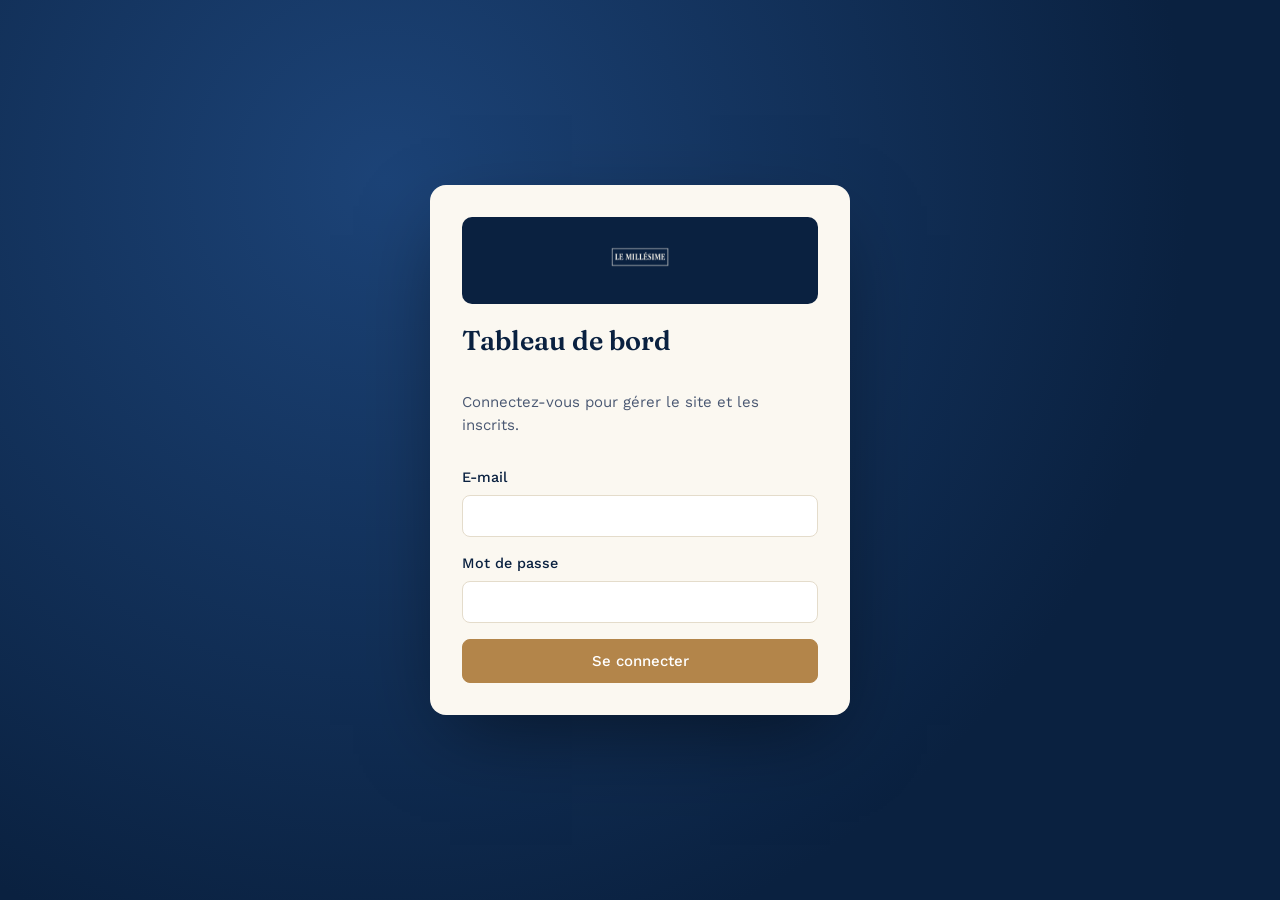
<file: admin.html>
<!DOCTYPE html>
<html lang="fr">
<head>
<meta charset="UTF-8">
<meta name="viewport" content="width=device-width, initial-scale=1.0">
<meta name="robots" content="noindex, nofollow">
<title>Tableau de bord — Le Millésime</title>
<link rel="icon" type="image/svg+xml" href="assets/favicon.svg">
<link rel="preconnect" href="https://fonts.googleapis.com">
<link rel="preconnect" href="https://fonts.gstatic.com" crossorigin>
<link href="https://fonts.googleapis.com/css2?family=Fraunces:opsz,wght@9..144,500;9..144,600;9..144,700&family=Work+Sans:wght@400;500;600&display=swap" rel="stylesheet">
<link rel="stylesheet" href="admin.css">
</head>
<body>

<!-- Connexion -->
<div class="connexion" id="ecranConnexion" hidden>
  <form class="connexion__boite" id="formConnexion">
    <div class="connexion__logo"><img src="assets/logo.png" alt="Le Millésime"></div>
    <h1>Tableau de bord</h1>
    <p class="muted">Connectez-vous pour gérer le site et les inscrits.</p>
    <label>E-mail<input type="email" id="cxEmail" autocomplete="username" required></label>
    <label>Mot de passe<input type="password" id="cxMdp" autocomplete="current-password" required></label>
    <button class="bouton bouton--or" type="submit" id="cxBouton">Se connecter</button>
    <p class="message" id="cxMessage" hidden></p>
  </form>
</div>

<!-- Application -->
<div class="app" id="app" hidden>
  <aside class="menu" id="menu">
    <div class="menu__logo"><img src="assets/logo.png" alt="Le Millésime"><span>Tableau de bord</span></div>
    <nav>
      <button class="menu__lien" data-vue="apercu"><span class="ico">◧</span>Vue d'ensemble</button>
      <button class="menu__lien" data-vue="inscrits"><span class="ico">☺</span>Inscrits</button>
      <button class="menu__lien" data-vue="clients"><span class="ico">♙</span>Comptes clients</button>
      <button class="menu__lien" data-vue="masterclass"><span class="ico">♛</span>Masterclass</button>
      <button class="menu__lien" data-vue="code"><span class="ico">✓</span>Vérifier un code</button>
      <button class="menu__lien" data-vue="demandes"><span class="ico">✉</span>Demandes<span class="pastille" id="pastilleDemandes" hidden></span></button>
      <button class="menu__lien" data-vue="site"><span class="ico">✎</span>Modifier le site</button>
      <button class="menu__lien" data-vue="jeu"><span class="ico">◎</span>Jeu de la roue</button>
      <button class="menu__lien" data-vue="assistant"><span class="ico">✦</span>Assistant</button>
      <button class="menu__lien" data-vue="compte"><span class="ico">⚙</span>Mon compte</button>
    </nav>
    <a class="menu__site" href="/" target="_blank" rel="noopener">Voir le site ↗</a>
  </aside>

  <main class="contenu" id="contenu">
    <header class="barre">
      <button class="barre__menu" id="ouvrirMenu" aria-label="Menu">☰</button>
      <h1 id="titreVue">Vue d'ensemble</h1>
      <span class="barre__user" id="userEmail"></span>
    </header>

    <!-- Vue d'ensemble -->
    <section class="vue" data-vue="apercu">
      <div class="cartes-stats" id="stats"></div>
      <div class="grille-2">
        <div class="panneau">
          <h2>Inscriptions des 30 derniers jours</h2>
          <div id="graphique" class="graphique"></div>
        </div>
        <div class="panneau">
          <h2>Gains de la roue</h2>
          <div id="repartition"></div>
        </div>
      </div>
      <div class="grille-2">
        <div class="panneau">
          <h2>Derniers inscrits</h2>
          <div id="derniersInscrits"></div>
        </div>
        <div class="panneau">
          <h2>Dernières demandes</h2>
          <div id="dernieresDemandes"></div>
        </div>
      </div>
    </section>

    <!-- Inscrits -->
    <section class="vue" data-vue="inscrits" hidden>
      <div class="outils">
        <input type="search" id="rechInscrits" placeholder="Rechercher un nom, un e-mail, un téléphone, un code…">
        <select id="filtreLot">
          <option value="">Tous les résultats</option>
          <option value="V">2 verres</option>
          <option value="R">−10 %</option>
          <option value="P">Perdu</option>
        </select>
        <select id="filtreStatut">
          <option value="">Tous les codes</option>
          <option value="actif">Codes à utiliser</option>
          <option value="utilise">Codes utilisés</option>
          <option value="expire">Codes expirés</option>
        </select>
        <button class="bouton" id="exportCsv">⬇ Exporter (Excel / Brevo)</button>
      </div>
      <p class="muted" id="compteInscrits"></p>
      <div class="tableau-wrap"><table class="tableau" id="tableInscrits"></table></div>
    </section>

    <!-- Comptes clients -->
    <section class="vue" data-vue="clients" hidden>
      <div class="outils">
        <input type="search" id="rechClients" placeholder="Rechercher un prénom ou un téléphone…">
        <select id="filtreNews"><option value="">Tous les comptes</option><option value="oui">Inscrits à la newsletter</option></select>
        <button class="bouton" id="exportClients">⬇ Exporter (Excel / Brevo)</button>
      </div>
      <p class="muted" id="compteClients"></p>
      <div class="tableau-wrap"><table class="tableau" id="tableClients"></table></div>
    </section>

    <!-- Masterclass -->
    <section class="vue" data-vue="masterclass" hidden>
      <div id="mcPointage"></div>
      <div id="mcEtat"></div>
      <div class="outils">
        <button class="bouton bouton--or" id="mcNouvelle" type="button">+ Nouvelle masterclass</button>
        <a class="bouton" href="/masterclass.html" target="_blank" rel="noopener">Voir la page du site ↗</a>
      </div>
      <div id="mcFormulaire"></div>
      <div id="mcDetail"></div>
      <div id="mcListe" class="mc-liste"></div>
    </section>

    <!-- Vérifier un code -->
    <section class="vue" data-vue="code" hidden>
      <div class="panneau panneau--centre">
        <h2>Vérifier un code au comptoir</h2>
        <p class="muted">Tapez le code montré par le client (par exemple MIL-VIN-7KQ2D).</p>
        <form id="formCode" class="ligne-code">
          <input id="champCode" placeholder="MIL-…" autocomplete="off" autocapitalize="characters">
          <button class="bouton bouton--or" type="submit">Vérifier</button>
        </form>
        <div id="resultatCode"></div>
      </div>
    </section>

    <!-- Demandes -->
    <section class="vue" data-vue="demandes" hidden>
      <div class="outils">
        <select id="filtreDemandes">
          <option value="ouvertes">À traiter</option>
          <option value="traitee">Traitées</option>
          <option value="archivee">Archivées</option>
          <option value="">Toutes</option>
        </select>
      </div>
      <div id="listeDemandes" class="liste-demandes"></div>
    </section>

    <!-- Modifier le site -->
    <section class="vue" data-vue="site" hidden>
      <div class="aide">
        <b>Comment ça marche :</b> modifiez les textes et les photos ci-dessous, puis cliquez sur <b>« Enregistrer »</b>.
        Les changements apparaissent sur le site en moins d'une minute.
      </div>
      <div id="editeur"></div>
      <div class="barre-enregistrer" id="barreEnregistrer">
        <span id="etatEnregistrement" class="muted">Aucune modification</span>
        <a class="bouton" href="/" target="_blank" rel="noopener">Voir le site ↗</a>
        <button class="bouton bouton--or" id="btnEnregistrer" disabled>Enregistrer</button>
      </div>
    </section>

    <!-- Jeu -->
    <section class="vue" data-vue="jeu" hidden>
      <div class="panneau">
        <h2>Réglages du jeu</h2>
        <div id="reglagesJeu"></div>
      </div>
    </section>

    <!-- Assistant -->
    <section class="vue" data-vue="assistant" hidden>
      <div class="chat">
        <div class="chat__fil" id="chatFil" aria-live="polite"></div>
        <div class="chat__suggestions" id="chatSuggestions"></div>
        <form class="chat__saisie" id="chatForm">
          <textarea id="chatTexte" rows="2" placeholder="Demandez ce que vous voulez : « Change les horaires du mardi : 15h–22h », « Ajoute une question sur les cartes cadeaux », « Combien d'inscrits cette semaine ? »…"></textarea>
          <button class="bouton bouton--or" type="submit" id="chatEnvoyer">Envoyer</button>
        </form>
        <p class="muted chat__note">L'assistant propose des modifications : rien ne change sur le site tant que vous n'avez pas cliqué sur « Appliquer ».</p>
      </div>
    </section>

    <!-- Compte -->
    <section class="vue" data-vue="compte" hidden>
      <div class="grille-2">
        <div class="panneau">
          <h2>Changer mon mot de passe</h2>
          <form id="formMdp" class="formulaire">
            <label>Nouveau mot de passe (10 caractères minimum)<input type="password" id="nouveauMdp" minlength="10" autocomplete="new-password" required></label>
            <label>Confirmer<input type="password" id="nouveauMdp2" minlength="10" autocomplete="new-password" required></label>
            <button class="bouton bouton--or" type="submit">Changer le mot de passe</button>
            <p class="message" id="mdpMessage" hidden></p>
          </form>
        </div>
        <div class="panneau">
          <h2>Session</h2>
          <p class="muted" id="infoCompte"></p>
          <button class="bouton" id="btnDeconnexion">Se déconnecter</button>
        </div>
      </div>
    </section>
  </main>
</div>

<div class="toast" id="toast" role="status" aria-live="polite" hidden></div>

<script src="vendor/supabase-2.45.4.min.js"></script>
<script src="admin.js"></script>
</body>
</html>
</file>
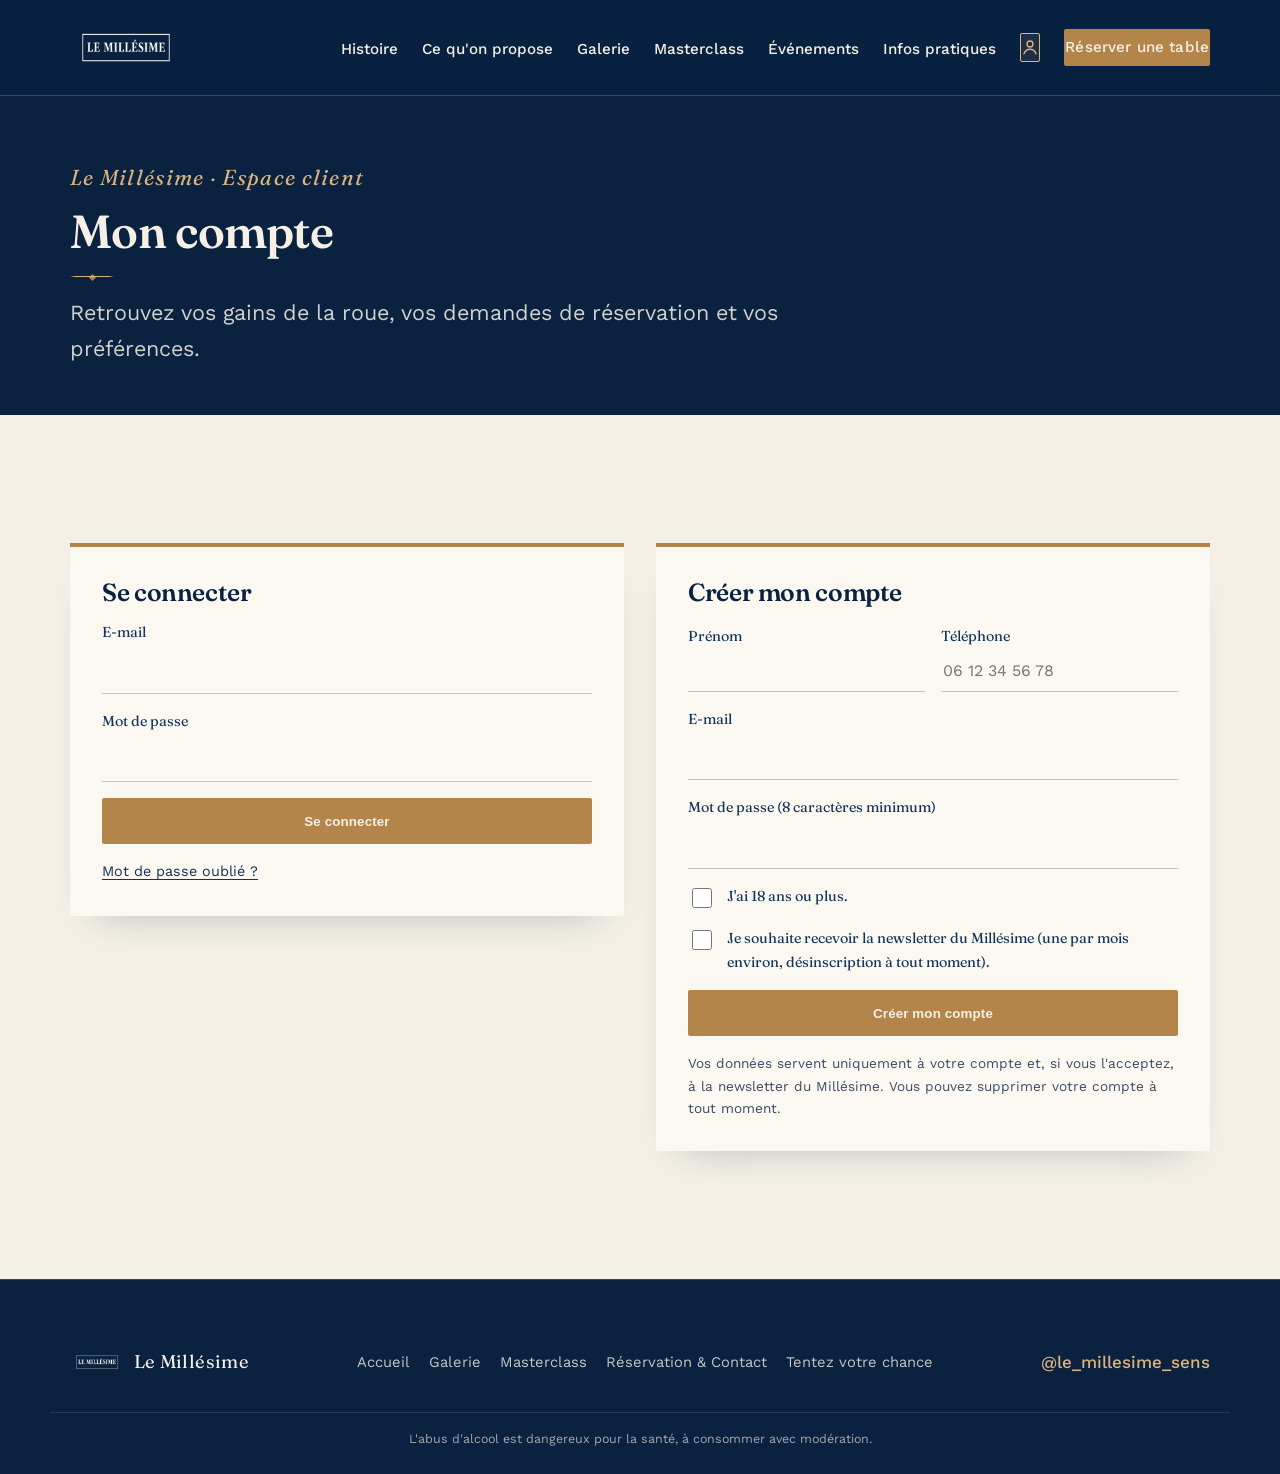
<file: compte.html>
<!DOCTYPE html>
<html lang="fr">
<head>
<meta charset="UTF-8">
<meta name="viewport" content="width=device-width, initial-scale=1.0">
<title>Mon compte — Le Millésime, cave &amp; bar à vin à Sens</title>
<meta name="description" content="Connectez-vous à votre compte Le Millésime pour retrouver vos gains, vos demandes de réservation et vos préférences.">
<meta name="robots" content="noindex, follow">
<link rel="icon" type="image/svg+xml" href="assets/favicon.svg">
<link rel="preconnect" href="https://fonts.googleapis.com">
<link rel="preconnect" href="https://fonts.gstatic.com" crossorigin>
<link href="https://fonts.googleapis.com/css2?family=Fraunces:opsz,wght@9..144,400;9..144,500;9..144,600;9..144,700&family=Work+Sans:wght@400;500;600&display=swap" rel="stylesheet">
<link rel="stylesheet" href="style.css">
<style>
  .compte { background: var(--creme); }
  .compte__grille { display: grid; grid-template-columns: 1fr; gap: var(--sp-6); align-items: start; }
  @media (min-width: 900px) { .compte__grille { grid-template-columns: 1fr 1fr; } }
  .carte-compte { background: #FBF8F1; border-top: 4px solid var(--or); padding: var(--sp-6); box-shadow: 0 20px 40px -28px rgba(10,33,64,.35); }
  .carte-compte h2 { font-size: var(--fs-h3); margin-bottom: var(--sp-4); }
  .carte-compte .form { max-width: none; gap: var(--sp-4); }
  .consent { display: flex; gap: var(--sp-3); align-items: flex-start; font-size: .95rem; color: var(--marine); }
  .consent input { width: 20px !important; height: 20px; margin-top: 3px; flex: 0 0 auto; accent-color: var(--or); }
  .lien-discret { background: none; border: 0; padding: 0; color: var(--marine); text-decoration: underline; text-underline-offset: 3px; cursor: pointer; font: inherit; font-size: .9rem; justify-self: start; }
  .msg { padding: .8rem 1rem; font-size: .95rem; margin: 0; }
  .msg--ok { background: #EAF4EC; color: #2f6b3a; }
  .msg--ko { background: #FDF0EE; color: #a13b2f; }
  .espace__haut { display: flex; flex-wrap: wrap; gap: var(--sp-4); align-items: center; justify-content: space-between; margin-bottom: var(--sp-6); }
  .espace__haut h2 { font-size: var(--fs-h2); margin: 0; }
  .liste-gains { display: grid; gap: var(--sp-3); }
  .gain { display: flex; flex-wrap: wrap; justify-content: space-between; gap: .5rem 1rem; align-items: center; padding: var(--sp-4); background: #fff; border-left: 4px solid var(--or); }
  .gain--V { border-left-color: #7A2335; }
  .gain b { font-family: var(--font-serif); font-size: 1.15rem; }
  .gain .code { font-weight: 600; letter-spacing: .14em; border: 2px dashed var(--or); padding: .35rem .7rem; }
  .etiquette-statut { font-size: .85rem; font-weight: 600; padding: .2rem .6rem; border-radius: 99px; background: #FFF4DC; color: #8A6116; }
  .etiquette-statut--ok { background: #EAF4EC; color: #2f6b3a; }
  .etiquette-statut--gris { background: #EEE; color: #666; }
  .vide { color: var(--marine); opacity: .75; font-style: italic; }
  .ligne-actions { display: flex; flex-wrap: wrap; gap: var(--sp-3); align-items: center; }
  .btn--contour { background: transparent; border: 1px solid var(--marine-dark); color: var(--marine-dark); }
  .btn--danger { background: transparent; border: 1px solid #a13b2f; color: #a13b2f; }
  .billet { display: grid; grid-template-columns: 1fr; gap: 1rem; padding: var(--sp-4); background: #fff; border-left: 4px solid var(--or); }
  @media (min-width: 640px) { .billet { grid-template-columns: 1fr auto; align-items: center; } }
  .billet b { font-family: var(--font-serif); font-size: 1.2rem; display: block; }
  .billet__qr { width: 150px; height: 150px; background: #fff; }
  .billet__qr img { width: 100%; height: 100%; image-rendering: pixelated; }
  .billet__infos { display: grid; gap: .4rem; justify-items: start; }
  .petit-texte { font-size: .88rem; opacity: .85; margin: 0; }
  [hidden] { display: none !important; }
</style>
</head>
<body>

<a class="skip-link" href="#contenu">Aller au contenu</a>

<header class="site-header" id="top">
  <div class="site-header__inner">
    <a href="index.html" class="brand">
      <img src="assets/logo.png" alt="Le Millésime" width="112" height="75" class="brand__logo">
    </a>
    <button class="nav-toggle" id="navToggle" aria-expanded="false" aria-controls="siteNav">
      <span class="nav-toggle__bar"></span>
      <span class="nav-toggle__bar"></span>
      <span class="nav-toggle__bar"></span>
      <span class="visually-hidden">Ouvrir le menu</span>
    </button>
    <nav class="site-nav" id="siteNav" aria-label="Navigation principale">
      <ul>
        <li><a href="index.html#histoire">Histoire</a></li>
        <li><a href="index.html#propose">Ce qu'on propose</a></li>
        <li><a href="galerie.html">Galerie</a></li>
        <li><a href="masterclass.html">Masterclass</a></li>
        <li><a href="index.html#evenements">Événements</a></li>
        <li><a href="index.html#infos-pratiques">Infos pratiques</a></li>
      </ul>
      <a href="compte.html" class="nav-compte" title="Mon compte" aria-current="page"><svg viewBox="0 0 24 24" width="18" height="18" aria-hidden="true"><circle cx="12" cy="8" r="4" fill="none" stroke="currentColor" stroke-width="1.8"/><path d="M4 21c1.5-4 4.5-6 8-6s6.5 2 8 6" fill="none" stroke="currentColor" stroke-width="1.8" stroke-linecap="round"/></svg><span class="nav-compte__texte">Mon compte</span></a>
      <a href="contact.html" class="btn btn--gold nav-cta">Réserver une table</a>
    </nav>
  </div>
</header>

<main id="contenu">
  <section class="section contact-hero">
    <div class="section__inner">
      <p class="eyebrow-quiet">Le Millésime · Espace client</p>
      <h1 class="title-left contact-hero__title">Mon compte</h1>
      <p class="contact-hero__lead">Retrouvez vos gains de la roue, vos demandes de réservation et vos préférences.</p>
    </div>
  </section>

  <section class="section compte">
    <div class="section__inner">

      <p class="msg" id="messageGlobal" hidden></p>

      <!-- Non connecté -->
      <div class="compte__grille" id="zoneAccueil" hidden>
        <div class="carte-compte">
          <h2>Se connecter</h2>
          <form class="form" id="formConnexion" novalidate>
            <div class="form__row"><label for="cxEmail">E-mail</label><input type="email" id="cxEmail" autocomplete="username" required></div>
            <div class="form__row"><label for="cxMdp">Mot de passe</label><input type="password" id="cxMdp" autocomplete="current-password" required></div>
            <button type="submit" class="btn btn--gold">Se connecter</button>
            <button type="button" class="lien-discret" id="btnOubli">Mot de passe oublié ?</button>
          </form>
        </div>

        <div class="carte-compte">
          <h2>Créer mon compte</h2>
          <form class="form" id="formInscription" novalidate>
            <div class="form__row form__row--split">
              <div><label for="inPrenom">Prénom</label><input type="text" id="inPrenom" autocomplete="given-name" required></div>
              <div><label for="inTel">Téléphone</label><input type="tel" id="inTel" autocomplete="tel" inputmode="tel" placeholder="06 12 34 56 78" required></div>
            </div>
            <div class="form__row"><label for="inEmail">E-mail</label><input type="email" id="inEmail" autocomplete="email" required></div>
            <div class="form__row"><label for="inMdp">Mot de passe (8 caractères minimum)</label><input type="password" id="inMdp" autocomplete="new-password" minlength="8" required></div>
            <label class="consent"><input type="checkbox" id="inMajeur" required> <span>J'ai 18 ans ou plus.</span></label>
            <label class="consent"><input type="checkbox" id="inNews"> <span>Je souhaite recevoir la newsletter du Millésime (une par mois environ, désinscription à tout moment).</span></label>
            <button type="submit" class="btn btn--gold">Créer mon compte</button>
            <p class="petit" style="font-size:.85rem;opacity:.8;margin:0;">Vos données servent uniquement à votre compte et, si vous l'acceptez, à la newsletter du Millésime. Vous pouvez supprimer votre compte à tout moment.</p>
          </form>
        </div>
      </div>

      <!-- Nouveau mot de passe (après un lien « mot de passe oublié ») -->
      <div class="carte-compte" id="zoneNouveauMdp" hidden style="max-width:560px;">
        <h2>Choisir un nouveau mot de passe</h2>
        <form class="form" id="formNouveauMdp">
          <div class="form__row"><label for="nmMdp">Nouveau mot de passe (8 caractères minimum)</label><input type="password" id="nmMdp" minlength="8" autocomplete="new-password" required></div>
          <button type="submit" class="btn btn--gold">Enregistrer</button>
        </form>
      </div>

      <!-- Connecté -->
      <div id="zoneEspace" hidden>
        <div class="espace__haut">
          <h2 id="bonjour">Bonjour</h2>
          <div class="ligne-actions">
            <a href="admin" class="btn btn--contour" id="lienAdmin" hidden>Tableau de bord</a>
            <button type="button" class="btn btn--contour" id="btnDeconnexion">Se déconnecter</button>
          </div>
        </div>

        <div class="carte-compte" id="carteMc" hidden style="margin-bottom:var(--sp-6);">
          <h2>Mes masterclass</h2>
          <div class="liste-gains" id="mesMc"></div>
        </div>

        <div class="compte__grille">
          <div class="carte-compte">
            <h2>Mes gains</h2>
            <div class="liste-gains" id="mesGains"></div>
          </div>
          <div class="carte-compte">
            <h2>Mes demandes de réservation</h2>
            <div class="liste-gains" id="mesDemandes"></div>
            <a href="contact.html" class="btn btn--gold" style="margin-top:1.2rem;">Faire une demande</a>
          </div>
          <div class="carte-compte">
            <h2>Mon profil</h2>
            <form class="form" id="formProfil">
              <div class="form__row form__row--split">
                <div><label for="prPrenom">Prénom</label><input type="text" id="prPrenom" autocomplete="given-name"></div>
                <div><label for="prTel">Téléphone</label><input type="tel" id="prTel" autocomplete="tel"></div>
              </div>
              <label class="consent"><input type="checkbox" id="prNews"> <span>Recevoir la newsletter du Millésime</span></label>
              <button type="submit" class="btn btn--gold">Enregistrer</button>
            </form>
          </div>
          <div class="carte-compte">
            <h2>Sécurité</h2>
            <form class="form" id="formMdp">
              <div class="form__row"><label for="mdpNouveau">Nouveau mot de passe (8 caractères minimum)</label><input type="password" id="mdpNouveau" minlength="8" autocomplete="new-password" required></div>
              <button type="submit" class="btn btn--gold">Changer le mot de passe</button>
            </form>
            <hr style="margin:1.5rem 0;border:0;border-top:1px solid rgba(10,33,64,.12);">
            <button type="button" class="btn btn--danger" id="btnSupprimer">Supprimer mon compte</button>
          </div>
        </div>
      </div>

    </div>
  </section>
</main>

<footer class="site-footer">
  <div class="site-footer__inner">
    <a href="index.html" class="brand brand--footer">
      <img src="assets/logo.png" alt="Le Millésime" width="54" height="36" class="brand__logo">
      <span class="brand__name">Le Millésime</span>
    </a>
    <nav aria-label="Liens du pied de page">
      <ul class="footer-nav">
        <li><a href="index.html">Accueil</a></li>
        <li><a href="galerie.html">Galerie</a></li>
        <li><a href="masterclass.html">Masterclass</a></li>
        <li><a href="contact.html">Réservation &amp; Contact</a></li>
        <li><a href="roue.html">Tentez votre chance</a></li>
      </ul>
    </nav>
    <a href="https://www.instagram.com/le_millesime_sens/" class="footer-instagram" target="_blank" rel="noopener">@le_millesime_sens</a>
  </div>
  <p class="site-footer__legal">L'abus d'alcool est dangereux pour la santé, à consommer avec modération.</p>
</footer>

<script src="script.js"></script>
<script src="vendor/supabase-2.45.4.min.js"></script>
<script src="vendor/qrcode-generator-2.0.4.js"></script>
<script src="compte.js"></script>
</body>
</html>
</file>
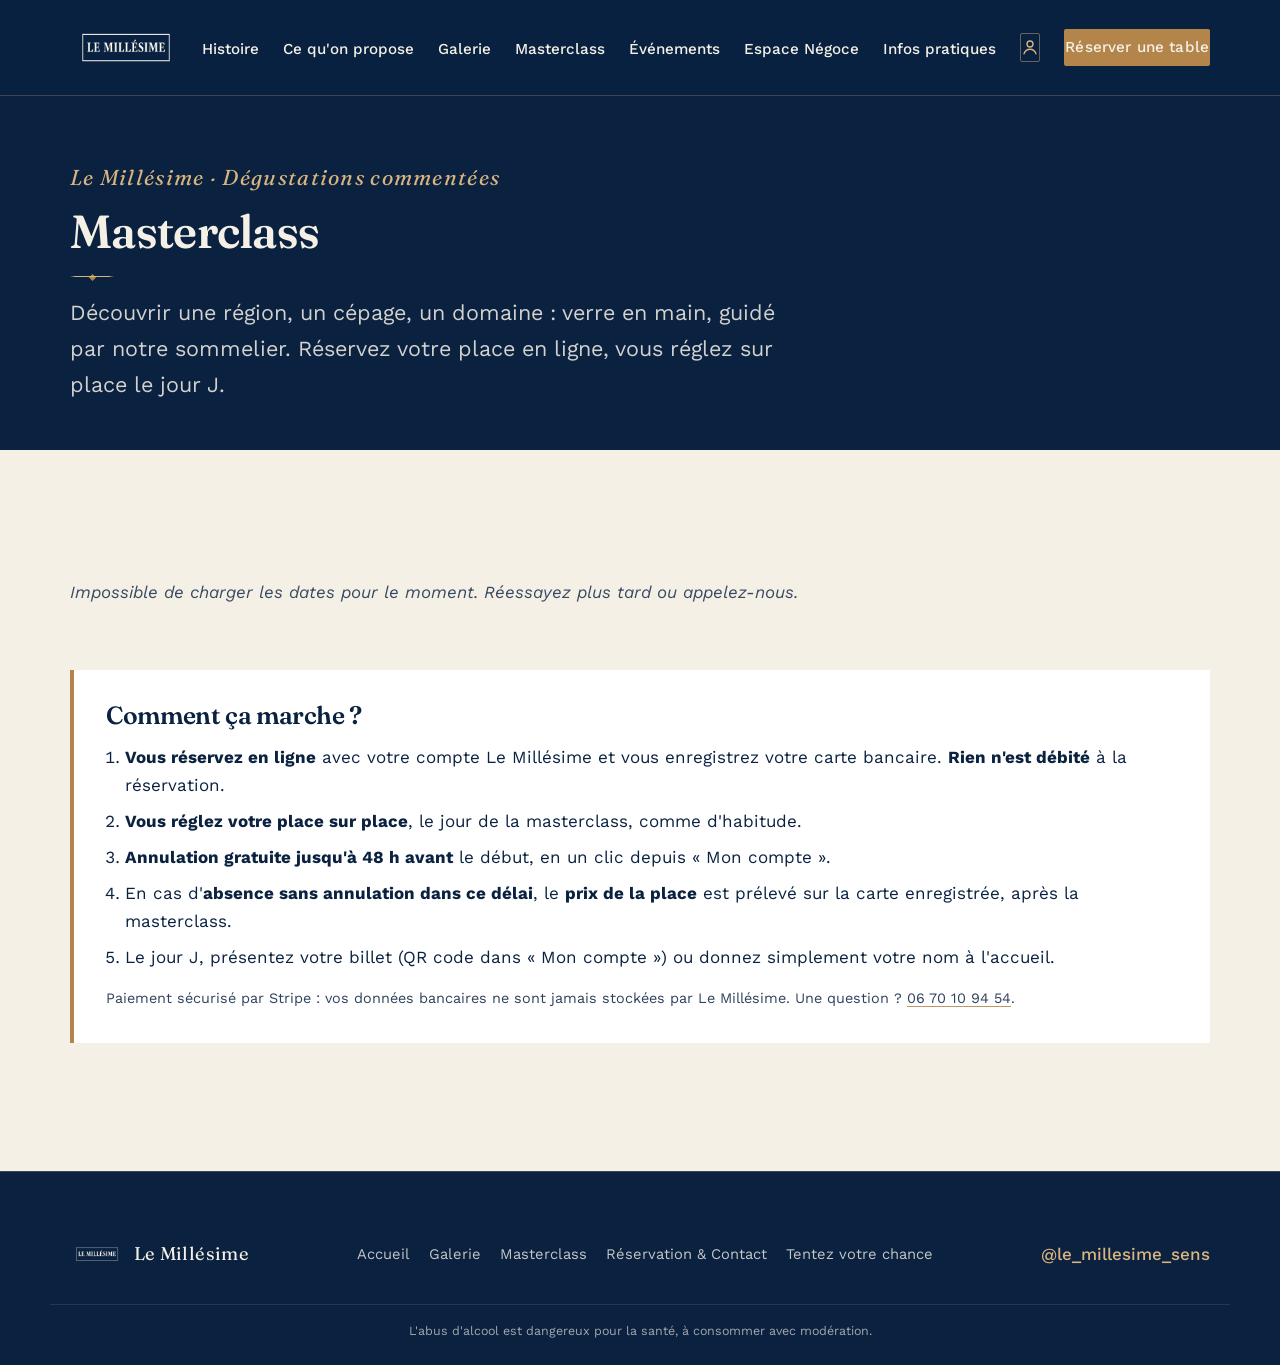
<file: masterclass.html>
<!DOCTYPE html>
<html lang="fr">
<head>
<meta charset="UTF-8">
<meta name="viewport" content="width=device-width, initial-scale=1.0">
<title>Masterclass vin à Sens — Le Millésime, cave &amp; bar à vin</title>
<meta name="description" content="Masterclass et dégustations commentées au Millésime, cave et bar à vin à Sens (89100). Réservez votre place en ligne, vous réglez sur place.">
<link rel="canonical" href="https://le-millesime.fr/masterclass.html">
<meta property="og:type" content="website">
<meta property="og:title" content="Masterclass vin — Le Millésime, Sens">
<meta property="og:description" content="Dégustations commentées et masterclass au Millésime, à Sens. Réservez votre place en ligne.">
<meta property="og:image" content="https://le-millesime.fr/assets/img/gallery-degustation.jpg">
<link rel="icon" type="image/svg+xml" href="assets/favicon.svg">
<link rel="preconnect" href="https://fonts.googleapis.com">
<link rel="preconnect" href="https://fonts.gstatic.com" crossorigin>
<link href="https://fonts.googleapis.com/css2?family=Fraunces:opsz,wght@9..144,400;9..144,500;9..144,600;9..144,700&family=Work+Sans:wght@400;500;600&display=swap" rel="stylesheet">
<link rel="stylesheet" href="style.css">
<style>
  .mc { background: var(--creme); }
  .mc__liste { display: grid; gap: var(--sp-6); }
  .mc-carte { display: grid; grid-template-columns: 1fr; background: #FBF8F1; border-top: 4px solid var(--or); box-shadow: 0 20px 40px -28px rgba(10,33,64,.35); overflow: hidden; }
  @media (min-width: 860px) { .mc-carte { grid-template-columns: 340px 1fr; } }
  .mc-carte__photo { min-height: 220px; background: var(--marine) center/cover no-repeat; }
  .mc-carte__corps { padding: var(--sp-6); display: grid; gap: var(--sp-4); align-content: start; }
  .mc-carte__date { font-weight: 600; color: var(--or-deep); letter-spacing: .04em; text-transform: uppercase; font-size: .85rem; margin: 0; }
  .mc-carte h2 { font-size: var(--fs-h3); margin: 0; }
  .mc-carte__desc { margin: 0; white-space: pre-line; }
  .mc-carte__infos { display: flex; flex-wrap: wrap; gap: .5rem 1.5rem; margin: 0; padding: 0; list-style: none; font-size: .95rem; }
  .mc-carte__infos b { font-family: var(--font-serif); font-size: 1.2rem; color: var(--marine-dark); }
  .mc-carte__bas { display: flex; flex-wrap: wrap; gap: var(--sp-3); align-items: center; }
  .pastille-places { font-size: .85rem; font-weight: 600; padding: .25rem .7rem; border-radius: 99px; background: #EAF4EC; color: #2f6b3a; }
  .pastille-places--peu { background: #FFF4DC; color: #8A6116; }
  .pastille-places--complet { background: #EEE; color: #666; }
  .vide { font-style: italic; opacity: .8; }
  .regles { margin-top: var(--sp-8); background: #fff; padding: var(--sp-6); border-left: 4px solid var(--or); }
  .regles h2 { font-size: var(--fs-h3); margin-top: 0; }
  .regles ol { padding-left: 1.2rem; display: grid; gap: .5rem; margin: 0; }
  /* Fenêtre de réservation */
  .resa-fond { position: fixed; inset: 0; background: rgba(7,21,38,.62); display: flex; align-items: flex-start; justify-content: center; padding: 4vh 16px; z-index: 1000; overflow-y: auto; }
  .resa { background: #FBF8F1; width: 100%; max-width: 560px; padding: var(--sp-6); position: relative; border-top: 4px solid var(--or); }
  .resa h2 { font-size: var(--fs-h3); margin: 0 2rem var(--sp-2) 0; }
  .resa__fermer { position: absolute; top: .6rem; right: .8rem; background: none; border: 0; font-size: 1.8rem; line-height: 1; cursor: pointer; color: var(--marine-dark); }
  .resa__resume { margin: 0 0 var(--sp-4); color: var(--marine); }
  .resa .form { max-width: none; gap: var(--sp-4); }
  .consent { display: flex; gap: var(--sp-3); align-items: flex-start; font-size: .95rem; color: var(--marine-dark); }
  .consent span { font-family: var(--font-sans); font-weight: 400; }
  .consent input { width: 20px !important; height: 20px; margin-top: 3px; flex: 0 0 auto; accent-color: var(--or); }
  .encadre { background: #fff; padding: var(--sp-4); font-size: .95rem; border-left: 3px solid var(--or); }
  .encadre p { margin: 0 0 .4rem; } .encadre p:last-child { margin: 0; }
  .msg { padding: .8rem 1rem; font-size: .95rem; margin: 0; }
  .msg--ok { background: #EAF4EC; color: #2f6b3a; }
  .msg--ko { background: #FDF0EE; color: #a13b2f; }
  .mode-test { font-size: .85rem; background: #FFF4DC; color: #8A6116; padding: .5rem .8rem; }
  #carteStripe { background: #fff; padding: var(--sp-4); min-height: 60px; }
  .btn[disabled] { opacity: .6; cursor: wait; }
  [hidden] { display: none !important; }
</style>
</head>
<body>

<a class="skip-link" href="#contenu">Aller au contenu</a>

<header class="site-header" id="top">
  <div class="site-header__inner">
    <a href="index.html" class="brand">
      <img src="assets/logo.png" alt="Le Millésime" width="112" height="75" class="brand__logo">
    </a>
    <button class="nav-toggle" id="navToggle" aria-expanded="false" aria-controls="siteNav">
      <span class="nav-toggle__bar"></span>
      <span class="nav-toggle__bar"></span>
      <span class="nav-toggle__bar"></span>
      <span class="visually-hidden">Ouvrir le menu</span>
    </button>
    <nav class="site-nav" id="siteNav" aria-label="Navigation principale">
      <ul>
        <li><a href="index.html#histoire">Histoire</a></li>
        <li><a href="index.html#propose">Ce qu'on propose</a></li>
        <li><a href="galerie.html">Galerie</a></li>
        <li><a href="masterclass.html" aria-current="page">Masterclass</a></li>
        <li><a href="index.html#evenements">Événements</a></li>
        <li><a href="index.html#negoce">Espace Négoce</a></li>
        <li><a href="index.html#infos-pratiques">Infos pratiques</a></li>
      </ul>
      <a href="compte.html" class="nav-compte" title="Mon compte"><svg viewBox="0 0 24 24" width="18" height="18" aria-hidden="true"><circle cx="12" cy="8" r="4" fill="none" stroke="currentColor" stroke-width="1.8"/><path d="M4 21c1.5-4 4.5-6 8-6s6.5 2 8 6" fill="none" stroke="currentColor" stroke-width="1.8" stroke-linecap="round"/></svg><span class="nav-compte__texte">Mon compte</span></a>
      <a href="contact.html" class="btn btn--gold nav-cta">Réserver une table</a>
    </nav>
  </div>
</header>

<main id="contenu">
  <section class="section contact-hero">
    <div class="section__inner">
      <p class="eyebrow-quiet">Le Millésime · Dégustations commentées</p>
      <h1 class="title-left contact-hero__title">Masterclass</h1>
      <p class="contact-hero__lead">Découvrir une région, un cépage, un domaine : verre en main, guidé par notre sommelier. Réservez votre place en ligne, vous réglez sur place le jour J.</p>
    </div>
  </section>

  <section class="section mc">
    <div class="section__inner">
      <div class="mc__liste" id="listeMc"><p class="vide">Chargement des prochaines dates…</p></div>

      <div class="regles" id="conditions">
        <h2>Comment ça marche ?</h2>
        <ol>
          <li><b>Vous réservez en ligne</b> avec votre compte Le Millésime et vous enregistrez votre carte bancaire. <b>Rien n'est débité</b> à la réservation.</li>
          <li><b>Vous réglez votre place sur place</b>, le jour de la masterclass, comme d'habitude.</li>
          <li><b>Annulation gratuite jusqu'à 48 h avant</b> le début, en un clic depuis « Mon compte ».</li>
          <li>En cas d'<b>absence sans annulation dans ce délai</b>, le <b>prix de la place</b> est prélevé sur la carte enregistrée, après la masterclass.</li>
          <li>Le jour J, présentez votre billet (QR code dans « Mon compte ») ou donnez simplement votre nom à l'accueil.</li>
        </ol>
        <p style="margin:1rem 0 0;font-size:.9rem;opacity:.85;">Paiement sécurisé par Stripe : vos données bancaires ne sont jamais stockées par Le Millésime. Une question ? <a href="tel:+33670109454">06 70 10 94 54</a>.</p>
      </div>
    </div>
  </section>
</main>

<!-- Fenêtre de réservation -->
<div class="resa-fond" id="resaFond" hidden>
  <div class="resa" role="dialog" aria-modal="true" aria-labelledby="resaTitre">
    <button type="button" class="resa__fermer" id="resaFermer" aria-label="Fermer">×</button>
    <h2 id="resaTitre">Réserver ma place</h2>
    <p class="resa__resume" id="resaResume"></p>
    <p class="msg" id="resaMsg" hidden></p>

    <!-- Pas connecté -->
    <div id="etapeConnexion" hidden>
      <p>Pour réserver, connectez-vous à votre compte Le Millésime (ou créez-le en 1 minute).</p>
      <div class="mc-carte__bas">
        <a class="btn btn--gold" id="lienConnexion" href="compte.html">Me connecter / créer mon compte</a>
      </div>
    </div>

    <!-- Étape 1 : coordonnées + conditions -->
    <form class="form" id="etapeInfos" hidden novalidate>
      <div class="form__row form__row--split">
        <div><label for="rPrenom">Prénom</label><input type="text" id="rPrenom" autocomplete="given-name" required></div>
        <div><label for="rTel">Téléphone</label><input type="tel" id="rTel" autocomplete="tel" inputmode="tel" required></div>
      </div>
      <div class="encadre" id="resaRegles"></div>
      <label class="consent"><input type="checkbox" id="rConditions"> <span id="rConditionsTexte"></span></label>
      <button type="submit" class="btn btn--gold" id="btnContinuer">Continuer</button>
    </form>

    <!-- Étape 2 : carte -->
    <form class="form" id="etapeCarte" hidden>
      <p class="mode-test" id="modeTest" hidden>Mode test : utilisez la carte 4242 4242 4242 4242, une date future et n'importe quel code. Aucun argent réel.</p>
      <div id="carteStripe"></div>
      <button type="submit" class="btn btn--gold" id="btnCarte">Enregistrer ma carte et réserver</button>
      <p style="margin:0;font-size:.85rem;opacity:.8;">Aucun débit aujourd'hui. Carte conservée de façon sécurisée par Stripe.</p>
    </form>

    <!-- Fin -->
    <div id="etapeFin" hidden>
      <p class="msg msg--ok" id="finTexte"></p>
      <div class="mc-carte__bas" style="margin-top:1rem;">
        <a class="btn btn--gold" href="compte.html">Voir mon billet</a>
      </div>
    </div>
  </div>
</div>

<footer class="site-footer">
  <div class="site-footer__inner">
    <a href="index.html" class="brand brand--footer">
      <img src="assets/logo.png" alt="Le Millésime" width="54" height="36" class="brand__logo">
      <span class="brand__name">Le Millésime</span>
    </a>
    <nav aria-label="Liens du pied de page">
      <ul class="footer-nav">
        <li><a href="index.html">Accueil</a></li>
        <li><a href="galerie.html">Galerie</a></li>
        <li><a href="masterclass.html">Masterclass</a></li>
        <li><a href="contact.html">Réservation &amp; Contact</a></li>
        <li><a href="roue.html">Tentez votre chance</a></li>
      </ul>
    </nav>
    <a href="https://www.instagram.com/le_millesime_sens/" class="footer-instagram" target="_blank" rel="noopener">@le_millesime_sens</a>
  </div>
  <p class="site-footer__legal">L'abus d'alcool est dangereux pour la santé, à consommer avec modération.</p>
</footer>

<script src="script.js"></script>
<script src="vendor/supabase-2.45.4.min.js"></script>
<script src="masterclass.js"></script>
</body>
</html>
</file>
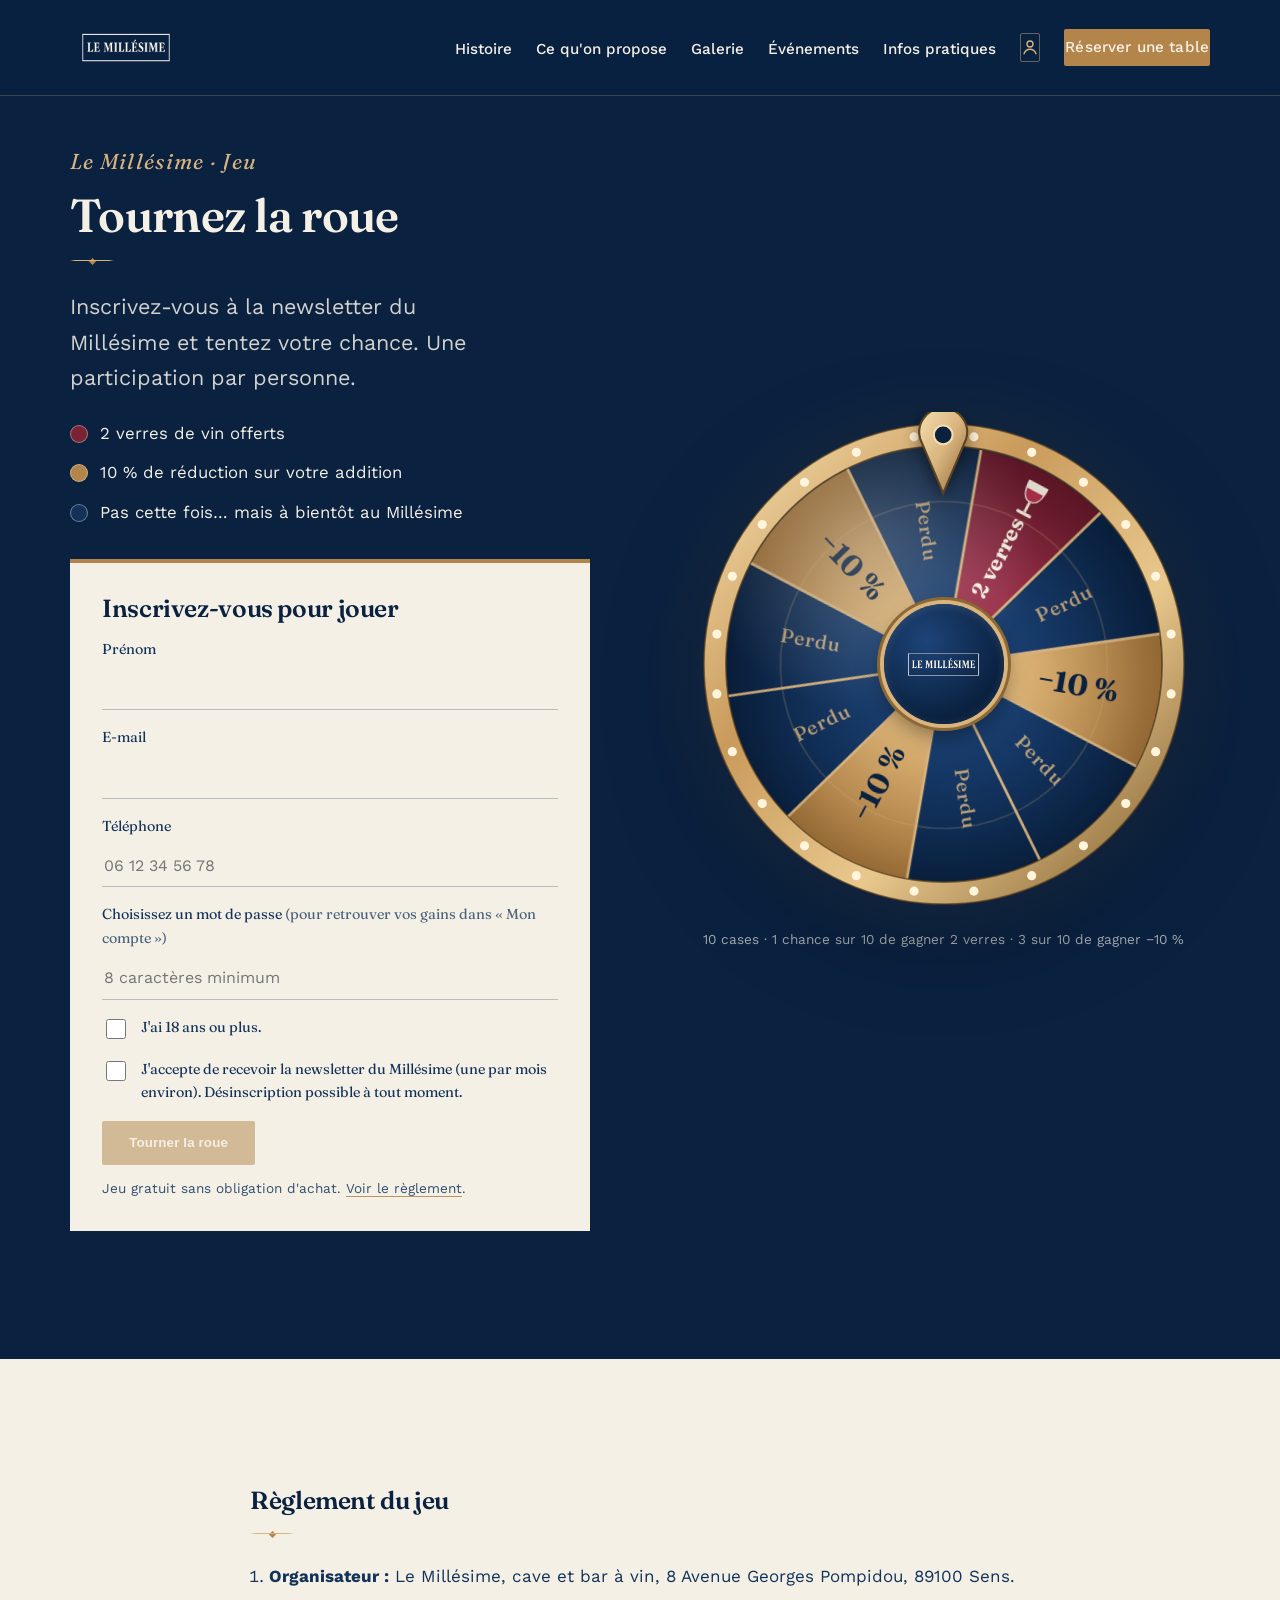
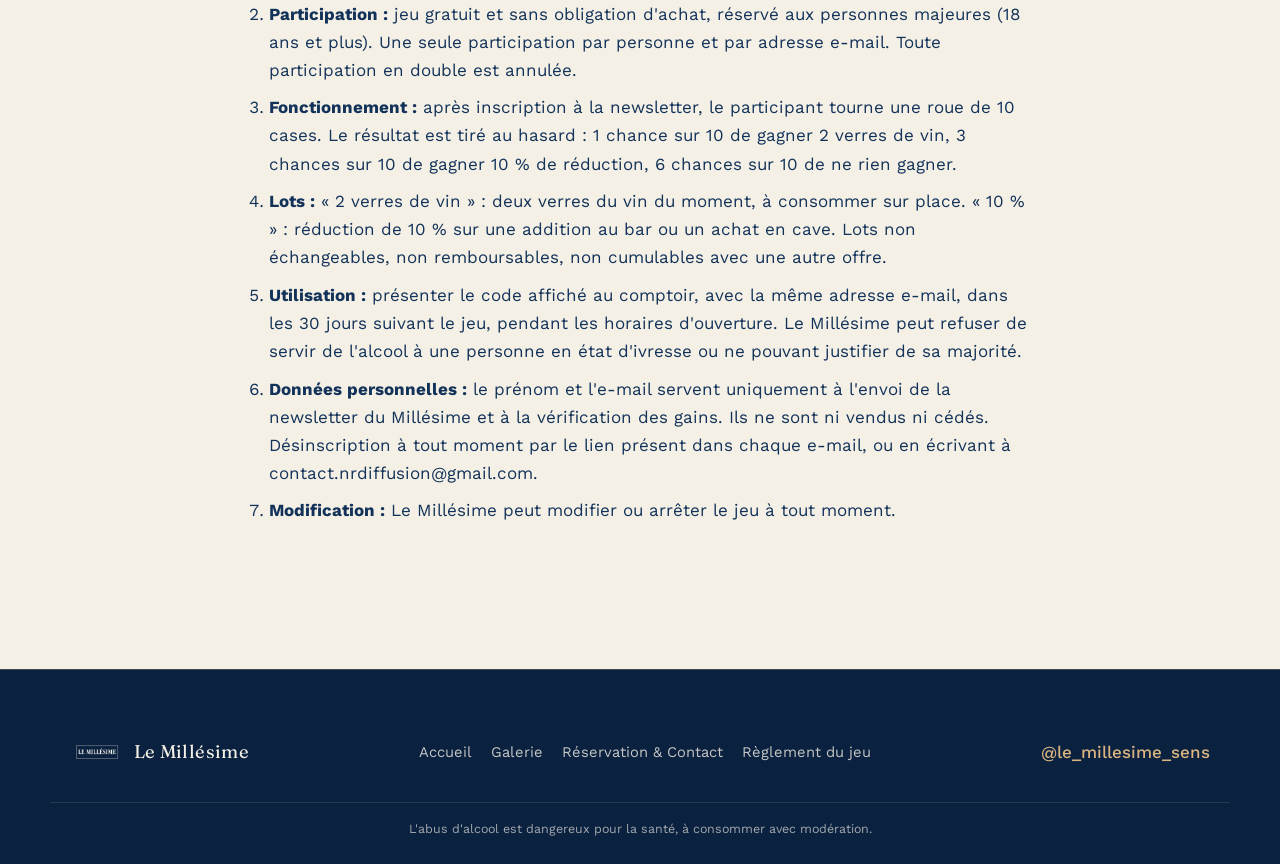
<file: roue.html>
<!DOCTYPE html>
<html lang="fr">
<head>
<meta charset="UTF-8">
<meta name="viewport" content="width=device-width, initial-scale=1.0">
<title>Tentez votre chance — Le Millésime, cave &amp; bar à vin à Sens</title>
<meta name="description" content="Inscrivez-vous à la newsletter du Millésime et tournez la roue : 2 verres de vin ou 10 % de réduction à gagner. Jeu gratuit, réservé aux plus de 18 ans.">
<meta name="robots" content="noindex, follow">
<link rel="canonical" href="https://le-millesime.fr/roue.html">

<meta property="og:type" content="website">
<meta property="og:site_name" content="Le Millésime">
<meta property="og:title" content="Tournez la roue du Millésime">
<meta property="og:description" content="Inscrivez-vous et tentez de gagner 2 verres de vin ou 10 % de réduction.">
<meta property="og:image" content="https://le-millesime.fr/assets/img/gallery-terrasse.jpg">
<meta property="og:locale" content="fr_FR">

<link rel="icon" type="image/svg+xml" href="assets/favicon.svg">
<link rel="preconnect" href="https://fonts.googleapis.com">
<link rel="preconnect" href="https://fonts.gstatic.com" crossorigin>
<link href="https://fonts.googleapis.com/css2?family=Fraunces:opsz,wght@9..144,400;9..144,500;9..144,600;9..144,700&family=Work+Sans:wght@400;500;600&display=swap" rel="stylesheet">
<link rel="stylesheet" href="style.css">
<script>if (/[?&]embed=1/.test(location.search)) document.documentElement.className += " embed";</script>
<style>
  .jeu { background: var(--marine-dark); color: var(--creme); padding-top: calc(var(--header-height) + var(--sp-7)); }
  .jeu__grid { display: grid; grid-template-columns: 1fr; grid-template-areas: "intro" "roue" "carte"; gap: var(--sp-6); align-items: start; }
  .zone-intro { grid-area: intro; } .zone-roue { grid-area: roue; } .zone-carte { grid-area: carte; }
  @media (min-width: 900px) {
    .jeu__grid { grid-template-columns: 1.05fr 1fr; grid-template-areas: "intro roue" "carte roue"; column-gap: var(--sp-7); }
    .zone-roue { align-self: center; }
  }
  .jeu h1 { font-size: var(--fs-h2); color: var(--creme); }
  .jeu__lead { font-size: var(--fs-lead); color: rgba(244, 240, 230, 0.85); max-width: 34ch; }
  .lots { list-style: none; padding: 0; margin: var(--sp-5) 0 0; display: grid; gap: var(--sp-3); }
  .lots li { display: flex; align-items: center; gap: var(--sp-3); font-size: 1.05rem; }
  .lots .pastille { width: 18px; height: 18px; border-radius: 50%; flex: 0 0 auto; border: 1px solid rgba(244,240,230,.4); }

  /* ===== Roue ===== */
  .roue { position: relative; width: min(100%, 480px); aspect-ratio: 1; margin: 0 auto; }
  .roue__halo { position: absolute; inset: -12%; border-radius: 50%; background: radial-gradient(circle, rgba(217,180,127,.28) 0%, rgba(217,180,127,.08) 45%, rgba(10,33,64,0) 70%); animation: halo 4s ease-in-out infinite; pointer-events: none; }
  @keyframes halo { 0%,100% { opacity: .55; transform: scale(.97); } 50% { opacity: 1; transform: scale(1.02); } }
  .roue__disque { position: absolute; inset: 4.6%; border-radius: 50%; will-change: transform; }
  .roue__disque svg, .roue__cadre { display: block; width: 100%; height: 100%; }
  .roue__cadre { position: absolute; inset: 0; pointer-events: none; overflow: visible; filter: drop-shadow(0 28px 44px rgba(0,0,0,.5)); }
  .ampoule { fill: #FFF4DC; animation: ampoule 1.2s ease-in-out infinite; }
  .ampoule.b { animation-delay: .6s; }
  @keyframes ampoule { 0%,100% { opacity: 1; } 50% { opacity: .28; } }
  .roue.tourne .ampoule { animation-duration: .36s; }
  .roue.gagne .ampoule { animation-duration: .5s; fill: #FFE7B0; }
  .roue__eclat { opacity: 0; transform-origin: 0 0; }
  .roue.gagne .roue__eclat { animation: eclat 1.1s ease-in-out 3 both; }
  @keyframes eclat { 0%,100% { opacity: 0; } 50% { opacity: .85; } }

  .roue__pointeur { position: absolute; left: 50%; top: -2.5%; width: 13%; margin-left: -6.5%; z-index: 3; transform-origin: 50% 22%; transition: transform 110ms cubic-bezier(.2,.9,.3,1.4); filter: drop-shadow(0 6px 8px rgba(0,0,0,.45)); }
  .roue__pointeur svg { display: block; width: 100%; height: auto; }
  .roue__pointeur.clac { transform: rotate(-20deg); transition-duration: 40ms; }

  .roue__centre { position: absolute; inset: 0; margin: auto; width: 25%; height: 25%; border-radius: 50%; z-index: 2;
    background: radial-gradient(circle at 35% 30%, #1d4478, #0a2140 70%);
    box-shadow: 0 0 0 4px #D9B47F, 0 0 0 7px #8C6835, 0 10px 26px rgba(0,0,0,.5), inset 0 2px 10px rgba(255,255,255,.12);
    display: flex; align-items: center; justify-content: center; animation: pouls 2.6s ease-in-out infinite; }
  .roue__centre img { width: 76%; height: auto; }
  @keyframes pouls { 0%,100% { box-shadow: 0 0 0 4px #D9B47F, 0 0 0 7px #8C6835, 0 10px 26px rgba(0,0,0,.5), 0 0 0 0 rgba(217,180,127,.0); } 50% { box-shadow: 0 0 0 4px #D9B47F, 0 0 0 7px #8C6835, 0 10px 26px rgba(0,0,0,.5), 0 0 26px 8px rgba(217,180,127,.35); } }
  .roue.tourne .roue__centre, .roue.fini .roue__centre { animation: none; }
  .roue__legende { text-align: center; font-size: .85rem; color: rgba(244,240,230,.65); margin-top: var(--sp-5); }

  .confettis { position: fixed; inset: 0; width: 100%; height: 100%; pointer-events: none; z-index: 50; }

  /* Résultat */
  .resultat.apparait { animation: apparait .7s cubic-bezier(.16,1,.3,1) both; }
  @keyframes apparait { from { opacity: 0; transform: translateY(24px) scale(.97); } to { opacity: 1; transform: none; } }
  .resultat__icone { display: block; width: 64px; height: 64px; margin: 0 auto var(--sp-2); }
  .code-ligne { display: flex; align-items: center; justify-content: center; gap: .6rem; flex-wrap: wrap; }
  .copier { border: 1px solid var(--or); background: transparent; color: var(--marine-dark); font: 600 .85rem var(--font-sans); padding: .45rem .8rem; cursor: pointer; }
  .copier:hover { background: rgba(179,133,74,.12); }

  @media (prefers-reduced-motion: reduce) {
    .roue__halo, .ampoule, .roue__centre, .roue.gagne .roue__eclat, .resultat.apparait { animation: none !important; }
    .roue.gagne .roue__eclat { opacity: .6; }
  }

  /* Form + result card */
  .carte { background: var(--creme); color: var(--marine-dark); padding: var(--sp-6); border-top: 4px solid var(--or); max-width: 520px; }
  .carte h2 { font-size: var(--fs-h3); margin-bottom: var(--sp-4); }
  .carte .form { max-width: none; gap: var(--sp-4); }
  .consent { display: flex; gap: var(--sp-3); align-items: flex-start; font-size: .95rem; color: var(--marine); }
  .consent input { width: 20px !important; height: 20px; margin-top: 3px; flex: 0 0 auto; accent-color: var(--or); }
  .petit { font-size: .85rem; color: var(--marine); opacity: .85; margin-top: var(--sp-3); }
  .btn[disabled] { opacity: .5; cursor: not-allowed; transform: none; }
  .resultat { text-align: center; }
  .resultat__gain { font-family: var(--font-serif); font-size: clamp(2rem, 1.5rem + 2vw, 2.8rem); font-weight: 600; color: var(--marine-dark); margin: var(--sp-2) 0 var(--sp-4); }
  .code { display: inline-block; font-family: var(--font-sans); font-weight: 600; letter-spacing: .18em; font-size: 1.4rem; padding: .6rem 1.2rem; border: 2px dashed var(--or); margin: var(--sp-2) 0 var(--sp-4); }
  .reglement { background: var(--creme); }
  .reglement .section__inner { max-width: 820px; }
  .reglement h2 { font-size: var(--fs-h3); }
  .reglement ol { padding-left: 1.2rem; color: var(--marine); }
  .reglement li { margin-bottom: .6rem; }
  [hidden] { display: none !important; }
  .embed .site-header, .embed .site-footer, .embed .reglement, .embed .skip-link, .embed .wine-progress { display: none !important; }
  .embed body { background: var(--marine-dark); }
  .embed .jeu { padding-top: var(--sp-6); padding-bottom: var(--sp-6); min-height: 100vh; }
  @media (max-width: 899px) {
    .embed .lots { display: none; }
    .embed .jeu h1 { font-size: 2rem; padding-bottom: 1rem; margin-bottom: 1rem; }
    .embed .jeu__lead { font-size: 1rem; }
    .embed .jeu__grid { gap: var(--sp-5); }
    .embed .roue { width: min(100%, 320px); }
  }
</style>
</head>
<body>

<a class="skip-link" href="#contenu">Aller au contenu</a>

<header class="site-header" id="top">
  <div class="site-header__inner">
    <a href="index.html" class="brand">
      <img src="assets/logo.png" alt="Le Millésime" width="112" height="75" class="brand__logo">
    </a>
    <button class="nav-toggle" id="navToggle" aria-expanded="false" aria-controls="siteNav">
      <span class="nav-toggle__bar"></span>
      <span class="nav-toggle__bar"></span>
      <span class="nav-toggle__bar"></span>
      <span class="visually-hidden">Ouvrir le menu</span>
    </button>
    <nav class="site-nav" id="siteNav" aria-label="Navigation principale">
      <ul>
        <li><a href="index.html#histoire">Histoire</a></li>
        <li><a href="index.html#propose">Ce qu'on propose</a></li>
        <li><a href="galerie.html">Galerie</a></li>
        <li><a href="index.html#evenements">Événements</a></li>
        <li><a href="index.html#infos-pratiques">Infos pratiques</a></li>
      </ul>
      <a href="compte.html" class="nav-compte" title="Mon compte"><svg viewBox="0 0 24 24" width="18" height="18" aria-hidden="true"><circle cx="12" cy="8" r="4" fill="none" stroke="currentColor" stroke-width="1.8"/><path d="M4 21c1.5-4 4.5-6 8-6s6.5 2 8 6" fill="none" stroke="currentColor" stroke-width="1.8" stroke-linecap="round"/></svg><span class="nav-compte__texte">Mon compte</span></a>
      <a href="contact.html" class="btn btn--gold nav-cta">Réserver une table</a>
    </nav>
  </div>
</header>

<main id="contenu">
  <section class="section jeu">
    <div class="section__inner jeu__grid">

      <div class="zone-intro">
        <p class="eyebrow-quiet">Le Millésime · Jeu</p>
        <h1 class="title-left">Tournez la roue</h1>
        <p class="jeu__lead">Inscrivez-vous à la newsletter du Millésime et tentez votre chance. Une participation par personne.</p>
        <ul class="lots" aria-label="Les lots">
          <li><span class="pastille" style="background:#7A2335"></span>2 verres de vin offerts</li>
          <li><span class="pastille" style="background:#B3854A"></span>10 % de réduction sur votre addition</li>
          <li><span class="pastille" style="background:#123259"></span>Pas cette fois… mais à bientôt au Millésime</li>
        </ul>
      </div>

      <div class="zone-carte">
        <!-- Étape 1 : inscription -->
        <div class="carte" id="etapeForm">
          <h2>Inscrivez-vous pour jouer</h2>
          <form class="form" id="jeuForm" novalidate>
            <p class="form__honeypot" aria-hidden="true"><label>Ne pas remplir : <input name="bot-field" tabindex="-1" autocomplete="off"></label></p>
            <div class="form__row">
              <label for="prenom">Prénom</label>
              <input type="text" id="prenom" name="prenom" autocomplete="given-name" required>
            </div>
            <div class="form__row">
              <label for="email">E-mail</label>
              <input type="email" id="email" name="email" autocomplete="email" required>
            </div>
            <div class="form__row">
              <label for="telephone">Téléphone</label>
              <input type="tel" id="telephone" name="telephone" autocomplete="tel" inputmode="tel" placeholder="06 12 34 56 78" required>
            </div>
            <div class="form__row">
              <label for="motdepasse">Choisissez un mot de passe <span style="font-weight:400;opacity:.75">(pour retrouver vos gains dans « Mon compte »)</span></label>
              <input type="password" id="motdepasse" name="motdepasse" autocomplete="new-password" minlength="8" placeholder="8 caractères minimum" required>
            </div>
            <label class="consent"><input type="checkbox" id="majeur" required> <span>J'ai 18 ans ou plus.</span></label>
            <label class="consent"><input type="checkbox" id="optin" required> <span>J'accepte de recevoir la newsletter du Millésime (une par mois environ). Désinscription possible à tout moment.</span></label>
            <button type="submit" class="btn btn--gold form__submit" id="btnJouer" disabled>Tourner la roue</button>
            <p class="form__status" id="jeuStatus" role="status" aria-live="polite" hidden></p>
          </form>
          <p class="petit">Jeu gratuit sans obligation d'achat. <a href="roue.html#reglement" target="_blank" rel="noopener">Voir le règlement</a>.</p>
        </div>

        <!-- Étape 2 : résultat -->
        <div class="carte resultat" id="etapeResultat" hidden aria-live="polite">
          <p class="eyebrow-quiet" style="color:var(--or-deep)" id="resTitre">Résultat</p>
          <p class="resultat__gain" id="resGain"></p>
          <div id="resCodeBloc">
            <p>Votre code, à montrer au comptoir :</p>
            <div class="code-ligne"><p class="code" id="resCode"></p><button type="button" class="copier" id="btnCopier">Copier</button></div>
            <p class="petit" id="resConditions"></p>
          </div>
          <p class="petit" id="resMerci">Merci pour votre inscription. Faites une capture d'écran de cette page.</p>
          <p class="petit">Votre compte Le Millésime est créé : confirmez votre adresse grâce à l'e-mail reçu, puis retrouvez vos gains dans <a href="compte.html" target="_top">Mon compte</a>.</p>
          <a href="contact.html" target="_top" class="btn btn--gold" style="margin-top:1rem;">Réserver une table</a>
        </div>
      </div>

      <div class="zone-roue">
        <div class="roue" id="roue">
          <div class="roue__halo" aria-hidden="true"></div>
          <div class="roue__disque" id="disque">
            <svg viewBox="-200 -200 400 400" role="img" aria-label="Roue du Millésime : 10 cases, 1 case 2 verres de vin, 3 cases moins 10 %, 6 cases perdu" id="roueSvg"></svg>
          </div>
          <svg class="roue__cadre" id="cadre" viewBox="-220 -220 440 440" aria-hidden="true"></svg>
          <div class="roue__pointeur" id="pointeur" aria-hidden="true">
            <svg viewBox="0 0 60 80">
              <defs>
                <linearGradient id="gPointeur" x1="0" y1="0" x2="1" y2="1">
                  <stop offset="0" stop-color="#F6DFAE"/><stop offset=".5" stop-color="#D9B47F"/><stop offset="1" stop-color="#8C6835"/>
                </linearGradient>
              </defs>
              <path d="M30 78 L8 26 A23 23 0 1 1 52 26 Z" fill="url(#gPointeur)" stroke="#5C4320" stroke-width="2"/>
              <circle cx="30" cy="22" r="9" fill="#0A2140" stroke="#F6DFAE" stroke-width="2"/>
            </svg>
          </div>
          <div class="roue__centre"><img src="assets/logo.png" alt=""></div>
        </div>
        <p class="roue__legende">10 cases · 1 chance sur 10 de gagner 2 verres · 3 sur 10 de gagner −10 %</p>
      </div>

    </div>
  </section>

  <section class="section reglement" id="reglement">
    <div class="section__inner">
      <h2 class="title-left">Règlement du jeu</h2>
      <ol>
        <li><b>Organisateur :</b> Le Millésime, cave et bar à vin, 8 Avenue Georges Pompidou, 89100 Sens.</li>
        <li><b>Participation :</b> jeu gratuit et sans obligation d'achat, réservé aux personnes majeures (18 ans et plus). Une seule participation par personne et par adresse e-mail. Toute participation en double est annulée.</li>
        <li><b>Fonctionnement :</b> après inscription à la newsletter, le participant tourne une roue de 10 cases. Le résultat est tiré au hasard : 1 chance sur 10 de gagner 2 verres de vin, 3 chances sur 10 de gagner 10 % de réduction, 6 chances sur 10 de ne rien gagner.</li>
        <li><b>Lots :</b> « 2 verres de vin » : deux verres du vin du moment, à consommer sur place. « 10 % » : réduction de 10 % sur une addition au bar ou un achat en cave. Lots non échangeables, non remboursables, non cumulables avec une autre offre.</li>
        <li><b>Utilisation :</b> présenter le code affiché au comptoir, avec la même adresse e-mail, dans les 30 jours suivant le jeu, pendant les horaires d'ouverture. Le Millésime peut refuser de servir de l'alcool à une personne en état d'ivresse ou ne pouvant justifier de sa majorité.</li>
        <li><b>Données personnelles :</b> le prénom et l'e-mail servent uniquement à l'envoi de la newsletter du Millésime et à la vérification des gains. Ils ne sont ni vendus ni cédés. Désinscription à tout moment par le lien présent dans chaque e-mail, ou en écrivant à contact.nrdiffusion@gmail.com.</li>
        <li><b>Modification :</b> Le Millésime peut modifier ou arrêter le jeu à tout moment.</li>
      </ol>
    </div>
  </section>
</main>

<footer class="site-footer">
  <div class="site-footer__inner">
    <a href="index.html" class="brand brand--footer">
      <img src="assets/logo.png" alt="Le Millésime" width="54" height="36" class="brand__logo">
      <span class="brand__name">Le Millésime</span>
    </a>
    <nav aria-label="Liens du pied de page">
      <ul class="footer-nav">
        <li><a href="index.html">Accueil</a></li>
        <li><a href="galerie.html">Galerie</a></li>
        <li><a href="contact.html">Réservation &amp; Contact</a></li>
        <li><a href="#reglement">Règlement du jeu</a></li>
      </ul>
    </nav>
    <a href="https://www.instagram.com/le_millesime_sens/" class="footer-instagram" target="_blank" rel="noopener">@le_millesime_sens</a>
  </div>
  <p class="site-footer__legal">L'abus d'alcool est dangereux pour la santé, à consommer avec modération.</p>
</footer>

<script src="script.js"></script>
<script src="vendor/supabase-2.45.4.min.js"></script>
<script>
(function () {
  "use strict";

  // ---- Configuration du jeu ----
  var ENDPOINT = "https://formsubmit.co/ajax/contact.nrdiffusion@gmail.com";
  var STORAGE_KEY = "millesime-roue-v1";
  // 10 cases : V = 2 verres (1), R = 10 % (3), P = perdu (6). Les chances suivent exactement les cases.
  var CASES = ["V", "P", "R", "P", "P", "R", "P", "P", "R", "P"];
  var LOTS = {
    V: { label: "2 verres", long: "2 verres de vin offerts", grad: "gVin", texte: "#FBF3E4", prefix: "VIN" },
    R: { label: "−10 %", long: "10 % de réduction", grad: "gOr", texte: "#0A2140", prefix: "DIX" },
    P: { label: "Perdu", long: "Pas cette fois…", grad: "gMarine", texte: "#D9B47F", prefix: null }
  };
  var reduit = window.matchMedia && window.matchMedia("(prefers-reduced-motion: reduce)").matches;

  var NS = "http://www.w3.org/2000/svg";
  function el(tag, attrs, parent) {
    var e = document.createElementNS(NS, tag);
    for (var k in attrs) e.setAttribute(k, attrs[k]);
    if (parent) parent.appendChild(e);
    return e;
  }
  function pt(deg, r) { var a = (deg - 90) * Math.PI / 180; return [r * Math.cos(a), r * Math.sin(a)]; }

  // ---- Dessin du disque ----
  var n = CASES.length, R = 200, PAS = 360 / n;
  var svg = document.getElementById("roueSvg");
  var defs = el("defs", {}, svg);
  function degrade(id, c1, c2) {
    var g = el("radialGradient", { id: id, cx: "0", cy: "0", r: "200", gradientUnits: "userSpaceOnUse" }, defs);
    el("stop", { offset: "0.25", "stop-color": c1 }, g);
    el("stop", { offset: "1", "stop-color": c2 }, g);
  }
  degrade("gMarine", "#1C4377", "#0A2242");
  degrade("gOr", "#E6BE80", "#A4743A");
  degrade("gVin", "#A93955", "#661829");

  CASES.forEach(function (k, i) {
    var a0 = i * PAS, a1 = a0 + PAS, p0 = pt(a0, R), p1 = pt(a1, R);
    el("path", { d: "M0 0 L" + p0[0] + " " + p0[1] + " A" + R + " " + R + " 0 0 1 " + p1[0] + " " + p1[1] + " Z", fill: "url(#" + LOTS[k].grad + ")" }, svg);
  });
  el("circle", { r: "150", fill: "none", stroke: "rgba(217,180,127,.22)", "stroke-width": "1.5" }, svg);
  for (var s = 0; s < n; s++) {
    var q0 = pt(s * PAS, 58), q1 = pt(s * PAS, R);
    el("line", { x1: q0[0], y1: q0[1], x2: q1[0], y2: q1[1], stroke: "#D9B47F", "stroke-width": "2.5", "stroke-linecap": "round" }, svg);
  }
  CASES.forEach(function (k, i) {
    var mid = i * PAS + PAS / 2, lot = LOTS[k];
    var tp = pt(mid, k === "V" ? 110 : 124);
    var rot = (mid > 180) ? mid + 90 : mid - 90;
    var t = el("text", {
      x: tp[0], y: tp[1], fill: lot.texte, "font-family": "Fraunces, Georgia, serif",
      "font-size": k === "P" ? "18" : (k === "V" ? "20" : "27"), "font-weight": k === "P" ? "500" : "700",
      "text-anchor": "middle", "dominant-baseline": "middle", "letter-spacing": k === "P" ? "1" : "0",
      transform: "rotate(" + rot + " " + tp[0] + " " + tp[1] + ")"
    }, svg);
    if (k === "P") t.setAttribute("opacity", ".85");
    t.textContent = lot.label;
    if (k === "V") {
      var ip = pt(mid, 171);
      var g = el("g", { transform: "translate(" + ip[0] + " " + ip[1] + ") rotate(" + mid + ") scale(1.25)" }, svg);
      el("path", { d: "M-8 -13 L8 -13 C8 -1 4 2 0 2 C-4 2 -8 -1 -8 -13 Z", fill: "#FBF3E4" }, g);
      el("path", { d: "M-6.5 -7 L6.5 -7 C6 -1 3 1 0 1 C-3 1 -6 -1 -6.5 -7 Z", fill: "#B8324F" }, g);
      el("rect", { x: "-1", y: "2", width: "2", height: "8", fill: "#FBF3E4" }, g);
      el("rect", { x: "-6", y: "10", width: "12", height: "2.4", rx: "1.2", fill: "#FBF3E4" }, g);
    }
  });
  el("circle", { r: "58", fill: "#0A2140", stroke: "#D9B47F", "stroke-width": "3" }, svg);

  // ---- Cadre fixe : reflet, éclat gagnant, jante dorée, ampoules ----
  var cadre = document.getElementById("cadre");
  var cdefs = el("defs", {}, cadre);
  var gl = el("radialGradient", { id: "gReflet", cx: "-70", cy: "-110", r: "260", gradientUnits: "userSpaceOnUse" }, cdefs);
  el("stop", { offset: "0", "stop-color": "#FFFFFF", "stop-opacity": ".22" }, gl);
  el("stop", { offset: ".6", "stop-color": "#FFFFFF", "stop-opacity": "0" }, gl);
  var gj = el("linearGradient", { id: "gJante", x1: "0", y1: "0", x2: "1", y2: "1" }, cdefs);
  el("stop", { offset: "0", "stop-color": "#F6DFAE" }, gj);
  el("stop", { offset: ".35", "stop-color": "#C99A5B" }, gj);
  el("stop", { offset: ".65", "stop-color": "#E9C88E" }, gj);
  el("stop", { offset: "1", "stop-color": "#7E5C2C" }, gj);
  var ge = el("radialGradient", { id: "gEclat", cx: "0", cy: "0", r: "200", gradientUnits: "userSpaceOnUse" }, cdefs);
  el("stop", { offset: ".3", "stop-color": "#FFF1CF", "stop-opacity": "0" }, ge);
  el("stop", { offset: "1", "stop-color": "#FFF1CF", "stop-opacity": ".75" }, ge);

  el("circle", { r: "200", fill: "url(#gReflet)" }, cadre);
  var e0 = pt(-PAS / 2, 200), e1 = pt(PAS / 2, 200);
  el("path", { class: "roue__eclat", d: "M0 0 L" + e0[0] + " " + e0[1] + " A200 200 0 0 1 " + e1[0] + " " + e1[1] + " Z", fill: "url(#gEclat)" }, cadre);
  el("circle", { r: "210", fill: "none", stroke: "url(#gJante)", "stroke-width": "20" }, cadre);
  el("circle", { r: "200", fill: "none", stroke: "#5C4320", "stroke-width": "1.5", opacity: ".7" }, cadre);
  el("circle", { r: "220", fill: "none", stroke: "#5C4320", "stroke-width": "1.5", opacity: ".7" }, cadre);
  for (var b = 0; b < 24; b++) {
    var bp = pt(b * 15 + 7.5, 210);
    el("circle", { cx: bp[0], cy: bp[1], r: "4.2", class: "ampoule" + (b % 2 ? " b" : "") }, cadre);
  }

  // ---- Animation ----
  var roue = document.getElementById("roue");
  var disque = document.getElementById("disque");
  var pointeur = document.getElementById("pointeur");
  var angle = 0, etat = "attente", dernierIndex = -1, dernierT = null;

  function caseSousPointeur(a) { var m = ((360 - (a % 360)) % 360 + 360) % 360; return Math.floor(m / PAS) % n; }
  function poser(a) {
    angle = a;
    disque.style.transform = "rotate(" + a + "deg)";
    var idx = caseSousPointeur(a);
    if (etat === "tourne" && idx !== dernierIndex) {
      pointeur.classList.add("clac");
      setTimeout(function () { pointeur.classList.remove("clac"); }, 45);
    }
    dernierIndex = idx;
  }
  function boucleAttente(t) {
    if (etat !== "attente") return;
    if (dernierT !== null) poser(angle + (t - dernierT) * 0.007);
    dernierT = t;
    requestAnimationFrame(boucleAttente);
  }
  if (!reduit) requestAnimationFrame(boucleAttente);

  function easeOutQuart(x) { return 1 - Math.pow(1 - x, 4); }
  function lancer(i, fini) {
    etat = "tourne";
    roue.classList.add("tourne");
    var a0 = angle, mid = i * PAS + PAS / 2;
    var decalage = (Math.random() - 0.5) * PAS * 0.3;
    var cibleMod = ((360 - mid + decalage) % 360 + 360) % 360;
    var delta = ((cibleMod - (a0 % 360)) % 360 + 360) % 360;
    var a1 = a0 + 360 * (reduit ? 1 : 7) + delta;
    var D = reduit ? 1200 : 6800, debut = null;
    function pas(t) {
      if (debut === null) debut = t;
      var x = Math.min(1, (t - debut) / D);
      var recul = (!reduit && x < 0.07) ? -14 * Math.sin(Math.PI * x / 0.07) : 0;
      var m = x < 0.05 ? 0 : easeOutQuart((x - 0.05) / 0.95);
      poser(a0 + (a1 - a0) * m + recul);
      if (x < 1) requestAnimationFrame(pas);
      else { etat = "fini"; roue.classList.remove("tourne"); roue.classList.add("fini"); fini(); }
    }
    requestAnimationFrame(pas);
  }

  // ---- Confettis ----
  function confettis() {
    if (reduit) return;
    var c = document.createElement("canvas");
    c.className = "confettis";
    document.body.appendChild(c);
    var ctx = c.getContext("2d"), dpr = window.devicePixelRatio || 1;
    c.width = innerWidth * dpr; c.height = innerHeight * dpr; ctx.scale(dpr, dpr);
    var r = roue.getBoundingClientRect(), ox = r.left + r.width / 2, oy = r.top + r.height * 0.15;
    var couleurs = ["#D9B47F", "#F6DFAE", "#B3854A", "#A93955", "#FBF3E4"], parts = [];
    for (var k = 0; k < 170; k++) {
      var a = -Math.PI / 2 + (Math.random() - 0.5) * Math.PI * 1.1, v = 6 + Math.random() * 9;
      parts.push({ x: ox, y: oy, vx: Math.cos(a) * v, vy: Math.sin(a) * v, w: 6 + Math.random() * 6, h: 3 + Math.random() * 4,
        r: Math.random() * 6, vr: (Math.random() - 0.5) * 0.35, c: couleurs[k % couleurs.length] });
    }
    var t0 = null;
    function anim(t) {
      if (t0 === null) t0 = t;
      var age = t - t0;
      ctx.clearRect(0, 0, innerWidth, innerHeight);
      parts.forEach(function (p) {
        p.vy += 0.22; p.vx *= 0.99; p.x += p.vx; p.y += p.vy; p.r += p.vr;
        ctx.save(); ctx.globalAlpha = Math.max(0, 1 - age / 3200);
        ctx.translate(p.x, p.y); ctx.rotate(p.r); ctx.fillStyle = p.c;
        ctx.fillRect(-p.w / 2, -p.h / 2, p.w, p.h); ctx.restore();
      });
      if (age < 3200) requestAnimationFrame(anim); else c.remove();
    }
    requestAnimationFrame(anim);
  }

  // ---- Tirage (hasard cryptographique, une case au hasard parmi les 10) ----
  function hasard(max) {
    var a = new Uint32Array(1);
    if (window.crypto && window.crypto.getRandomValues) { window.crypto.getRandomValues(a); return a[0] % max; }
    return Math.floor(Math.random() * max);
  }
  function codeGain(prefix) {
    var c = "ABCDEFGHJKLMNPQRSTUVWXYZ23456789", s = "";
    for (var i = 0; i < 5; i++) s += c[hasard(c.length)];
    return "MIL-" + prefix + "-" + s;
  }

  // ---- Formulaire et résultat ----
  var form = document.getElementById("jeuForm");
  var btn = document.getElementById("btnJouer");
  var etapeForm = document.getElementById("etapeForm");
  var etapeRes = document.getElementById("etapeResultat");

  function valide() {
    var email = form.email.value.trim();
    var tel = form.telephone.value.replace(/[\s.\-()]/g, "");
    return form.prenom.value.trim() !== "" && /^[A-Za-z0-9._%+-]+@[A-Za-z0-9.-]+\.[A-Za-z]{2,}$/.test(email) &&
      /^\+?\d{9,15}$/.test(tel) && form.motdepasse.value.length >= 8 &&
      document.getElementById("majeur").checked && document.getElementById("optin").checked;
  }
  form.addEventListener("input", function () { btn.disabled = !valide(); });
  form.addEventListener("change", function () { btn.disabled = !valide(); });

  function lireDejaJoue() { try { return JSON.parse(localStorage.getItem(STORAGE_KEY) || "null"); } catch (e) { return null; } }
  function ecrireJoue(v) { try { localStorage.setItem(STORAGE_KEY, JSON.stringify(v)); } catch (e) {} }

  var ICONES = {
    V: '<svg class="resultat__icone" viewBox="0 0 64 64" aria-hidden="true"><circle cx="32" cy="32" r="31" fill="#7A2335"/><path d="M22 14h20c0 14-4 20-10 20s-10-6-10-20z" fill="#FBF3E4"/><path d="M23.5 21h17c-.6 8-3.8 11-8.5 11s-7.9-3-8.5-11z" fill="#B8324F"/><rect x="31" y="34" width="2" height="10" fill="#FBF3E4"/><rect x="25" y="44" width="14" height="3" rx="1.5" fill="#FBF3E4"/></svg>',
    R: '<svg class="resultat__icone" viewBox="0 0 64 64" aria-hidden="true"><circle cx="32" cy="32" r="31" fill="#B3854A"/><text x="32" y="39" text-anchor="middle" font-family="Fraunces, Georgia, serif" font-size="20" font-weight="700" fill="#0A2140">−10%</text></svg>'
  };

  function afficherResultat(r, anime) {
    var lot = LOTS[r.cas];
    etapeForm.hidden = true;
    etapeRes.hidden = false;
    if (anime) { etapeRes.classList.remove("apparait"); void etapeRes.offsetWidth; etapeRes.classList.add("apparait"); }
    document.getElementById("resTitre").innerHTML = (ICONES[r.cas] || "") + (lot.prefix ? "Félicitations " : "Merci ") + escapeHtml(r.prenom) + " !";
    document.getElementById("resGain").textContent = lot.prefix ? "Vous gagnez " + lot.long : lot.long;
    var bloc = document.getElementById("resCodeBloc");
    if (lot.prefix) {
      bloc.hidden = false;
      document.getElementById("resCode").textContent = r.code;
      document.getElementById("resConditions").textContent =
        "Valable 30 jours, jusqu'au " + r.validite + ", sur place, une fois. " +
        (r.cas === "V" ? "Réservé aux plus de 18 ans. À consommer avec modération." : "Sur une addition au bar ou un achat en cave.");
    } else {
      bloc.hidden = true;
      document.getElementById("resMerci").textContent = "Vous êtes bien inscrit à la newsletter : on vous réserve d'autres surprises.";
    }
  }
  function escapeHtml(s) { return String(s).replace(/[&<>"']/g, function (c) { return { "&": "&amp;", "<": "&lt;", ">": "&gt;", '"': "&quot;", "'": "&#39;" }[c]; }); }

  var copier = document.getElementById("btnCopier");
  if (copier) copier.addEventListener("click", function () {
    var code = document.getElementById("resCode").textContent;
    var ok = function () { copier.textContent = "Copié ✓"; setTimeout(function () { copier.textContent = "Copier"; }, 1800); };
    if (navigator.clipboard) navigator.clipboard.writeText(code).then(ok, function () {}); else ok();
  });

  // Déjà joué sur cet appareil : la roue reste sur le résultat
  var deja = lireDejaJoue();
  if (deja && deja.cas) {
    etat = "fini";
    roue.classList.add("fini");
    poser(360 - (CASES.indexOf(deja.cas) * PAS + PAS / 2));
    afficherResultat(deja, false);
  }

  var FONCTION = "https://tqaaffgopecaixrjcvbi.supabase.co/functions/v1/jouer";
  var CLE = "eyJhbGciOiJIUzI1NiIsInR5cCI6IkpXVCJ9.eyJpc3MiOiJzdXBhYmFzZSIsInJlZiI6InRxYWFmZmdvcGVjYWl4cmpjdmJpIiwicm9sZSI6ImFub24iLCJpYXQiOjE3OTU0NzY4MDgsImV4cCI6MjExMTA1MjgwOH0.l8TBanpiQIQnvHqRCgT-WpvmOXn5PKcmtC374TknVPQ";
  var statusEl = document.getElementById("jeuStatus");
  function erreur(msg) {
    statusEl.textContent = msg; statusEl.setAttribute("data-state", "error"); statusEl.hidden = false;
    btn.disabled = !valide(); btn.textContent = "Tourner la roue";
  }

  form.addEventListener("submit", function (e) {
    e.preventDefault();
    if (!valide() || form["bot-field"].value !== "") return;
    if (lireDejaJoue() || etat === "tourne") return;
    btn.disabled = true;
    btn.textContent = "Un instant…";
    statusEl.hidden = true;

    var envoi = {
      prenom: form.prenom.value.trim(), email: form.email.value.trim(), telephone: form.telephone.value.trim(),
      majeur: document.getElementById("majeur").checked, newsletter: document.getElementById("optin").checked,
      source: /[?&]embed=1/.test(location.search) ? "fenetre-accueil" : "page-roue", piege: form["bot-field"].value
    };

    fetch(FONCTION, { method: "POST", headers: { "Content-Type": "application/json", "apikey": CLE, "Authorization": "Bearer " + CLE }, body: JSON.stringify(envoi) })
      .then(function (rep) { return rep.json().catch(function () { return {}; }); })
      .then(function (d) {
        if (!d || !d.ok) {
          if (d && d.deja) return erreur("Vous avez déjà participé avec cette adresse e-mail ou ce numéro. Une participation par personne.");
          if (d && d.erreur === "ferme") return erreur("Le jeu est terminé pour le moment. Merci et à bientôt au Millésime !");
          if (d && d.erreur === "telephone") return erreur("Ce numéro de téléphone ne semble pas valide.");
          if (d && d.erreur === "email") return erreur("Cette adresse e-mail ne semble pas valide.");
          return erreur("Le jeu n'a pas pu démarrer. Vérifiez votre connexion et réessayez.");
        }
        var cas = d.lot, lot = LOTS[cas];
        var r = {
          prenom: d.prenom || envoi.prenom, cas: cas, code: d.code || "",
          validite: d.valide_jusqu ? new Date(d.valide_jusqu + "T12:00:00").toLocaleDateString("fr-FR") : ""
        };
        ecrireJoue(r);
        btn.textContent = "La roue tourne…";

        var rr = roue.getBoundingClientRect();
        if (rr.top < 0 || rr.bottom > window.innerHeight) roue.scrollIntoView({ behavior: reduit ? "auto" : "smooth", block: "center" });

        // Notification par e-mail au Millésime (en plus du tableau de bord)
        fetch(ENDPOINT, {
          method: "POST",
          headers: { "Content-Type": "application/json", "Accept": "application/json" },
          body: JSON.stringify({
            "Prénom": r.prenom, "Email": envoi.email, "Téléphone": envoi.telephone, "Résultat": lot.long,
            "Code": r.code || "—", "Valable jusqu'au": r.validite || "—",
            _subject: "Le Millésime — Roue : " + (lot.prefix ? lot.long + " (" + r.code + ")" : "inscription") + " — " + r.prenom,
            _replyto: envoi.email, _template: "table", _captcha: "false"
          })
        }).catch(function () {});

        // Création du compte client (e-mail de confirmation envoyé par Le Millésime)
        try {
          var sbClient = window.supabase.createClient("https://tqaaffgopecaixrjcvbi.supabase.co", CLE);
          sbClient.auth.signUp({
            email: envoi.email, password: form.motdepasse.value,
            options: { emailRedirectTo: location.origin + "/compte.html", data: { type: "client", prenom: envoi.prenom, telephone: envoi.telephone, newsletter: true } }
          }).catch(function () {});
        } catch (e) { /* le jeu continue même si le compte n'a pas pu être créé */ }

        // La roue s'arrête sur une des cases du lot tiré par le serveur
        var cases = []; CASES.forEach(function (k, idx) { if (k === cas) cases.push(idx); });
        var i = cases[hasard(cases.length)];
        lancer(i, function () {
          if (lot.prefix) { roue.classList.add("gagne"); confettis(); }
          setTimeout(function () {
            afficherResultat(r, true);
            if (window.innerWidth < 900) etapeRes.scrollIntoView({ behavior: reduit ? "auto" : "smooth", block: "start" });
          }, reduit ? 200 : 900);
        });
      })
      .catch(function () { erreur("Le jeu n'a pas pu démarrer. Vérifiez votre connexion et réessayez."); });
  });
})();
</script>
</body>
</html>
</file>
<file: admin.css>
:root {
  --marine: #0A2140; --marine-2: #123259; --marine-3: #1C4377;
  --creme: #F4F0E6; --creme-2: #FBF8F1; --or: #B3854A; --or-clair: #D9B47F; --or-fonce: #7E5C2C;
  --vin: #7A2335; --vert: #2F6B3A; --rouge: #A13B2F;
  --texte: #0A2140; --doux: #4A5872; --bord: #E4DCCB;
  --serif: "Fraunces", Georgia, serif; --sans: "Work Sans", system-ui, sans-serif;
}
* { box-sizing: border-box; }
html, body { margin: 0; }
body { font-family: var(--sans); background: var(--creme); color: var(--texte); font-size: 15px; line-height: 1.5; -webkit-font-smoothing: antialiased; }
[hidden] { display: none !important; }
h1, h2, h3 { font-family: var(--serif); font-weight: 600; margin: 0; }
.muted { color: var(--doux); }
button, input, select, textarea { font: inherit; color: inherit; }

/* Boutons */
.bouton { display: inline-flex; align-items: center; gap: .4rem; justify-content: center; padding: .6rem 1rem; border: 1px solid var(--bord); background: #fff; border-radius: 8px; cursor: pointer; font-weight: 500; text-decoration: none; color: var(--texte); transition: background .15s, border-color .15s, transform .1s; }
.bouton:hover { border-color: var(--or); }
.bouton:active { transform: translateY(1px); }
.bouton--or { background: var(--or); border-color: var(--or); color: #fff; }
.bouton--or:hover { background: var(--or-fonce); border-color: var(--or-fonce); }
.bouton--petit { padding: .35rem .65rem; font-size: .85rem; }
.bouton--danger { color: var(--rouge); }
.bouton--danger:hover { border-color: var(--rouge); }
.bouton[disabled] { opacity: .5; cursor: not-allowed; }

/* Connexion */
.connexion { min-height: 100vh; display: flex; align-items: center; justify-content: center; padding: 1.5rem; background: radial-gradient(circle at 30% 20%, var(--marine-3), var(--marine) 70%); }
.connexion__boite { background: var(--creme-2); width: min(420px, 100%); padding: 2rem; border-radius: 16px; box-shadow: 0 30px 80px -20px rgba(0,0,0,.5); display: grid; gap: 1rem; }
.connexion__logo { background: var(--marine); border-radius: 10px; padding: 1rem; text-align: center; }
.connexion__logo img { height: 48px; }
.connexion h1 { font-size: 1.7rem; }
label { display: grid; gap: .35rem; font-weight: 500; font-size: .9rem; }
input[type=text], input[type=email], input[type=password], input[type=search], input[type=tel], input[type=number], input[type=time], input:not([type]), select, textarea {
  width: 100%; padding: .6rem .75rem; border: 1px solid var(--bord); border-radius: 8px; background: #fff; outline: none; transition: border-color .15s, box-shadow .15s; }
input:focus, select:focus, textarea:focus { border-color: var(--or); box-shadow: 0 0 0 3px rgba(179,133,74,.18); }
textarea { min-height: 110px; resize: vertical; }
.message { margin: 0; padding: .6rem .8rem; border-radius: 8px; background: #FDF0EE; color: var(--rouge); font-size: .9rem; }
.message.ok { background: #EAF4EC; color: var(--vert); }

/* Structure */
.app { display: grid; grid-template-columns: 250px 1fr; min-height: 100vh; }
.menu { background: var(--marine); color: var(--creme); padding: 1.25rem .9rem; display: flex; flex-direction: column; gap: 1.25rem; position: sticky; top: 0; height: 100vh; }
.menu__logo { display: flex; flex-direction: column; align-items: flex-start; gap: .5rem; padding: 0 .5rem .75rem; border-bottom: 1px solid rgba(217,180,127,.2); }
.menu__logo img { height: 40px; }
.menu__logo span { font-size: .8rem; letter-spacing: .12em; text-transform: uppercase; color: var(--or-clair); }
.menu nav { display: grid; gap: .2rem; }
.menu__lien { display: flex; align-items: center; gap: .7rem; width: 100%; padding: .65rem .75rem; border: 0; background: none; border-radius: 8px; color: rgba(244,240,230,.85); cursor: pointer; text-align: left; font-weight: 500; }
.menu__lien .ico { width: 20px; text-align: center; color: var(--or-clair); }
.menu__lien:hover { background: rgba(255,255,255,.06); color: #fff; }
.menu__lien.actif { background: var(--marine-2); color: #fff; box-shadow: inset 3px 0 0 var(--or-clair); }
.pastille { margin-left: auto; background: var(--or); color: #fff; font-size: .75rem; padding: .05rem .5rem; border-radius: 99px; }
.menu__site { margin-top: auto; color: var(--or-clair); text-decoration: none; padding: .6rem .75rem; border: 1px solid rgba(217,180,127,.3); border-radius: 8px; text-align: center; }
.contenu { padding: 1.5rem 2rem 6rem; min-width: 0; }
.barre { display: flex; align-items: center; gap: 1rem; margin-bottom: 1.5rem; }
.barre h1 { font-size: 1.9rem; }
.barre__menu { display: none; border: 1px solid var(--bord); background: #fff; border-radius: 8px; padding: .4rem .7rem; font-size: 1.2rem; cursor: pointer; }
.barre__user { margin-left: auto; color: var(--doux); font-size: .85rem; }
.vue { animation: entree .35s ease both; }
@keyframes entree { from { opacity: 0; transform: translateY(8px); } to { opacity: 1; transform: none; } }

.panneau { background: #fff; border: 1px solid var(--bord); border-radius: 14px; padding: 1.25rem 1.4rem; margin-bottom: 1.25rem; }
.panneau h2 { font-size: 1.15rem; margin-bottom: 1rem; }
.panneau--centre { max-width: 620px; }
.grille-2 { display: grid; grid-template-columns: 1fr 1fr; gap: 1.25rem; }
.grille-2 > .panneau { margin-bottom: 1.25rem; }

/* Statistiques */
.cartes-stats { display: grid; grid-template-columns: repeat(auto-fit, minmax(190px, 1fr)); gap: 1rem; margin-bottom: 1.25rem; }
.stat { background: #fff; border: 1px solid var(--bord); border-radius: 14px; padding: 1.1rem 1.2rem; position: relative; overflow: hidden; }
.stat::after { content: ""; position: absolute; inset: 0 auto 0 0; width: 4px; background: var(--or); }
.stat--vin::after { background: var(--vin); } .stat--marine::after { background: var(--marine-3); } .stat--vert::after { background: var(--vert); }
.stat__label { font-size: .8rem; color: var(--doux); text-transform: uppercase; letter-spacing: .06em; }
.stat__valeur { font-family: var(--serif); font-size: 2.2rem; font-weight: 600; line-height: 1.1; margin: .25rem 0; }
.stat__detail { font-size: .85rem; color: var(--doux); }
.graphique svg { width: 100%; height: auto; display: block; }
.barres-h { display: grid; gap: .8rem; }
.barre-h__haut { display: flex; justify-content: space-between; font-size: .9rem; margin-bottom: .3rem; }
.barre-h__fond { height: 12px; border-radius: 99px; background: var(--creme); overflow: hidden; }
.barre-h__plein { height: 100%; border-radius: 99px; transition: width .8s cubic-bezier(.16,1,.3,1); }
.mini-liste { display: grid; gap: .1rem; }
.mini-liste__ligne { display: flex; justify-content: space-between; gap: .75rem; padding: .55rem 0; border-bottom: 1px solid var(--creme); font-size: .92rem; }
.mini-liste__ligne:last-child { border-bottom: 0; }
.vide { color: var(--doux); font-style: italic; padding: .5rem 0; }

/* Badges */
.badge { display: inline-block; padding: .15rem .55rem; border-radius: 99px; font-size: .78rem; font-weight: 600; white-space: nowrap; }
.badge--V { background: #F6E3E8; color: var(--vin); }
.badge--R { background: #F5EBDD; color: var(--or-fonce); }
.badge--P { background: #E8EDF4; color: var(--marine-2); }
.badge--ok { background: #EAF4EC; color: var(--vert); }
.badge--attente { background: #FFF4DC; color: #8A6116; }
.badge--expire { background: #F1F1F1; color: #6b6b6b; }
.badge--nouvelle { background: #FFF4DC; color: #8A6116; }

/* Tableau */
.outils { display: flex; flex-wrap: wrap; gap: .6rem; margin-bottom: .9rem; }
.outils input[type=search] { flex: 1 1 280px; width: auto; }
.outils select { width: auto; }
.tableau-wrap { background: #fff; border: 1px solid var(--bord); border-radius: 14px; overflow: auto; }
.tableau { width: 100%; border-collapse: collapse; font-size: .9rem; }
.tableau th { text-align: left; font-weight: 600; font-size: .78rem; text-transform: uppercase; letter-spacing: .05em; color: var(--doux); background: var(--creme-2); padding: .75rem .8rem; position: sticky; top: 0; }
.tableau td { padding: .7rem .8rem; border-top: 1px solid var(--creme); vertical-align: middle; }
.tableau tr:hover td { background: #FCFAF5; }
.tableau .actions { white-space: nowrap; text-align: right; }
.mono { font-family: ui-monospace, SFMono-Regular, Menlo, monospace; letter-spacing: .03em; }

/* Vérifier un code */
.ligne-code { display: flex; gap: .6rem; margin: 1rem 0; }
.ligne-code input { font-size: 1.3rem; text-transform: uppercase; letter-spacing: .1em; }
.fiche-code { border-radius: 12px; padding: 1.2rem; margin-top: .5rem; border: 2px solid; animation: entree .3s ease both; }
.fiche-code--ok { border-color: var(--vert); background: #F3FAF4; }
.fiche-code--ko { border-color: var(--rouge); background: #FDF3F1; }
.fiche-code h3 { font-size: 1.4rem; margin-bottom: .4rem; }

/* Demandes */
.liste-demandes { display: grid; gap: 1rem; }
.demande { background: #fff; border: 1px solid var(--bord); border-radius: 14px; padding: 1.1rem 1.3rem; }
.demande--nouvelle { border-left: 4px solid var(--or); }
.demande__haut { display: flex; flex-wrap: wrap; gap: .5rem 1rem; align-items: baseline; margin-bottom: .5rem; }
.demande__haut h3 { font-size: 1.15rem; }
.demande__meta { display: flex; flex-wrap: wrap; gap: .4rem 1.2rem; font-size: .9rem; color: var(--doux); margin-bottom: .6rem; }
.demande__message { white-space: pre-wrap; background: var(--creme-2); border-radius: 8px; padding: .7rem .9rem; margin: 0 0 .8rem; }
.demande__actions { display: flex; flex-wrap: wrap; gap: .5rem; }

/* Éditeur du site */
.aide { background: #FFF8EA; border: 1px solid #F0DFBF; border-radius: 12px; padding: .9rem 1.1rem; margin-bottom: 1.2rem; }
.bloc-edit { background: #fff; border: 1px solid var(--bord); border-radius: 14px; margin-bottom: .8rem; overflow: hidden; }
.bloc-edit > summary { list-style: none; cursor: pointer; padding: 1rem 1.3rem; display: flex; align-items: center; gap: .8rem; font-family: var(--serif); font-size: 1.1rem; font-weight: 600; }
.bloc-edit > summary::-webkit-details-marker { display: none; }
.bloc-edit > summary::after { content: "+"; margin-left: auto; color: var(--or); font-size: 1.4rem; transition: transform .2s; }
.bloc-edit[open] > summary::after { transform: rotate(45deg); }
.bloc-edit > summary .sous { font-family: var(--sans); font-weight: 400; font-size: .85rem; color: var(--doux); }
.bloc-edit__corps { padding: 0 1.3rem 1.3rem; display: grid; gap: 1rem; }
.champ-aide { font-size: .8rem; color: var(--doux); font-weight: 400; }
.photo-champ { display: grid; grid-template-columns: 160px 1fr; gap: 1rem; align-items: start; }
.photo-champ img { width: 160px; height: 120px; object-fit: cover; border-radius: 10px; border: 1px solid var(--bord); background: var(--creme); }
.photo-champ .btns { display: flex; flex-wrap: wrap; gap: .5rem; margin-top: .5rem; }
.liste-items { display: grid; gap: .8rem; }
.item-edit { border: 1px dashed var(--bord); border-radius: 12px; padding: 1rem; display: grid; gap: .8rem; background: var(--creme-2); }
.item-edit__haut { display: flex; align-items: center; gap: .4rem; font-weight: 600; }
.item-edit__haut span { margin-right: auto; }
.horaires { display: grid; gap: .4rem; }
.horaires__ligne { display: grid; grid-template-columns: 110px 120px 1fr 1fr; gap: .6rem; align-items: center; }
.interrupteur { display: inline-flex; align-items: center; gap: .6rem; cursor: pointer; font-weight: 500; }
.interrupteur input { appearance: none; width: 44px; height: 24px; border-radius: 99px; background: #CFC6B4; position: relative; cursor: pointer; transition: background .2s; flex: 0 0 auto; }
.interrupteur input::after { content: ""; position: absolute; top: 3px; left: 3px; width: 18px; height: 18px; border-radius: 50%; background: #fff; transition: transform .2s; box-shadow: 0 1px 3px rgba(0,0,0,.25); }
.interrupteur input:checked { background: var(--vert); }
.interrupteur input:checked::after { transform: translateX(20px); }
.etiquettes { display: flex; flex-wrap: wrap; gap: .4rem; }
.etiquette { display: inline-flex; align-items: center; gap: .3rem; background: var(--creme); border: 1px solid var(--bord); border-radius: 99px; padding: .2rem .4rem .2rem .7rem; font-size: .88rem; }
.etiquette button { border: 0; background: none; cursor: pointer; color: var(--doux); font-size: 1rem; line-height: 1; }
.galerie-edit { display: grid; grid-template-columns: repeat(auto-fill, minmax(190px, 1fr)); gap: .9rem; }
.galerie-edit__item { background: var(--creme-2); border: 1px solid var(--bord); border-radius: 12px; overflow: hidden; display: grid; }
.galerie-edit__item img { width: 100%; height: 140px; object-fit: cover; display: block; }
.galerie-edit__item .corps { padding: .6rem; display: grid; gap: .45rem; }
.galerie-edit__item textarea { min-height: 60px; font-size: .85rem; }
.galerie-edit__item .btns { display: flex; gap: .3rem; flex-wrap: wrap; }
.barre-enregistrer { position: fixed; bottom: 0; right: 0; left: 250px; display: flex; align-items: center; gap: .8rem; justify-content: flex-end; padding: .8rem 2rem; background: rgba(251,248,241,.96); backdrop-filter: blur(6px); border-top: 1px solid var(--bord); z-index: 20; }
.barre-enregistrer.modifie #etatEnregistrement { color: #8A6116; font-weight: 600; }
.formulaire { display: grid; gap: .9rem; max-width: 460px; }
.reglage { display: flex; justify-content: space-between; align-items: center; gap: 1rem; padding: 1rem 0; border-bottom: 1px solid var(--creme); }
.reglage:last-child { border-bottom: 0; }
.reglage p { margin: .2rem 0 0; }

.toast { position: fixed; bottom: 5.5rem; left: 50%; transform: translateX(-50%); background: var(--marine); color: var(--creme); padding: .8rem 1.2rem; border-radius: 10px; box-shadow: 0 10px 30px rgba(0,0,0,.25); z-index: 100; animation: entree .25s ease both; max-width: 90vw; }
.toast.erreur { background: var(--rouge); }

/* Téléphone */
@media (max-width: 860px) {
  .app { grid-template-columns: 1fr; }
  .menu { position: fixed; inset: 0 auto 0 0; width: 260px; z-index: 50; transform: translateX(-100%); transition: transform .25s ease; }
  .menu.ouvert { transform: none; box-shadow: 0 0 0 100vmax rgba(10,33,64,.45); }
  .barre__menu { display: inline-block; }
  .barre h1 { font-size: 1.4rem; }
  .barre__user { display: none; }
  .contenu { padding: 1rem 1rem 6rem; }
  .grille-2 { grid-template-columns: 1fr; }
  .barre-enregistrer { left: 0; padding: .7rem 1rem; }
  .photo-champ { grid-template-columns: 1fr; }
  .horaires__ligne { grid-template-columns: 1fr 1fr; }
  .tableau .cacher-mobile { display: none; }
}

/* Finitions */
.menu__logo img { height: 64px; margin-left: -8px; }
.tableau td { white-space: nowrap; }
.tableau a { color: var(--marine-2); text-decoration: none; }
.tableau a:hover { text-decoration: underline; }
.mini-liste__ligne { align-items: center; }
.mini-liste__ligne .badge { flex: 0 0 auto; }
@media (min-width: 1100px) {
  .bloc-edit__corps { grid-template-columns: 1fr 1fr; }
  .bloc-edit__corps > :not(.court) { grid-column: 1 / -1; }
}
@media (max-width: 860px) {
  .cartes-stats { grid-template-columns: 1fr 1fr; gap: .7rem; }
  .stat { padding: .9rem; }
  .stat__valeur { font-size: 1.7rem; }
  .stat__label { font-size: .72rem; }
}

/* Assistant */
.chat { display: grid; grid-template-rows: 1fr auto auto auto; gap: .8rem; height: calc(100vh - 140px); min-height: 480px; }
.chat__fil { background: #fff; border: 1px solid var(--bord); border-radius: 14px; padding: 1.2rem; overflow-y: auto; display: flex; flex-direction: column; gap: .9rem; }
.bulle { max-width: 78%; padding: .75rem 1rem; border-radius: 14px; white-space: pre-wrap; line-height: 1.5; animation: entree .25s ease both; }
.bulle--moi { align-self: flex-end; background: var(--marine); color: var(--creme); border-bottom-right-radius: 4px; }
.bulle--ia { align-self: flex-start; background: var(--creme-2); border: 1px solid var(--bord); border-bottom-left-radius: 4px; }
.bulle--ia .auteur { display: block; font-size: .75rem; letter-spacing: .08em; text-transform: uppercase; color: var(--or-fonce); margin-bottom: .25rem; font-weight: 600; }
.bulle--erreur { border-color: #F0C9C2; background: #FDF3F1; color: var(--rouge); }
.propositions { margin-top: .7rem; display: grid; gap: .45rem; white-space: normal; }
.proposition { background: #fff; border: 1px solid var(--bord); border-left: 3px solid var(--or); border-radius: 8px; padding: .55rem .7rem; font-size: .9rem; }
.proposition small { display: block; color: var(--doux); font-family: ui-monospace, monospace; font-size: .75rem; margin-top: .15rem; }
.propositions .btns { display: flex; gap: .5rem; flex-wrap: wrap; margin-top: .2rem; }
.points { display: inline-flex; gap: 4px; }
.points i { width: 7px; height: 7px; border-radius: 50%; background: var(--or); animation: point 1s ease-in-out infinite; }
.points i:nth-child(2) { animation-delay: .15s; } .points i:nth-child(3) { animation-delay: .3s; }
@keyframes point { 0%, 100% { opacity: .25; transform: translateY(0); } 50% { opacity: 1; transform: translateY(-3px); } }
.chat__suggestions { display: flex; flex-wrap: wrap; gap: .5rem; }
.chat__suggestions button { border: 1px solid var(--bord); background: #fff; border-radius: 99px; padding: .4rem .85rem; cursor: pointer; font-size: .88rem; }
.chat__suggestions button:hover { border-color: var(--or); }
.chat__saisie { display: flex; gap: .6rem; align-items: flex-end; }
.chat__saisie textarea { min-height: 56px; max-height: 180px; }
.chat__note { margin: 0; font-size: .82rem; }
@media (max-width: 860px) { .chat { height: calc(100vh - 110px); } .bulle { max-width: 92%; } }

/* ---------- Masterclass ---------- */
.mc-liste { display: grid; gap: 1rem; }
.mc-ligne { display: grid; grid-template-columns: 1fr; gap: .6rem; padding: 1rem 1.2rem; background: #fff; border: 1px solid #E6DFD0; border-left: 4px solid var(--or); }
@media (min-width: 900px) { .mc-ligne { grid-template-columns: 1fr auto; align-items: center; } }
.mc-ligne h3 { margin: 0 0 .2rem; font-size: 1.1rem; }
.mc-ligne--passee { border-left-color: #C9C2B2; opacity: .92; }
.mc-ligne .btns, .mc-actions { display: flex; flex-wrap: wrap; gap: .5rem; align-items: center; }
.mc-alerte { padding: .9rem 1.1rem; margin-bottom: 1rem; background: #FFF4DC; color: #6d4c10; border-left: 4px solid var(--or); }
.mc-alerte--ok { background: #EAF4EC; color: var(--vert); border-left-color: var(--vert); }
.mc-alerte--ko { background: #FDF0EE; color: var(--rouge); border-left-color: var(--rouge); }
.mc-pointage { padding: 1.4rem; margin-bottom: 1rem; text-align: center; font-size: 1.2rem; border: 2px solid var(--vert); background: #EAF4EC; color: var(--vert); }
.mc-pointage--ko { border-color: var(--rouge); background: #FDF0EE; color: var(--rouge); }
.mc-pointage b { display: block; font-size: 1.8rem; font-family: "Fraunces", Georgia, serif; margin: .3rem 0; }
.mc-form { display: grid; gap: .9rem; grid-template-columns: 1fr; }
@media (min-width: 760px) { .mc-form { grid-template-columns: 1fr 1fr; } .mc-form .plein { grid-column: 1 / -1; } }
.mc-form label { display: grid; gap: .3rem; font-weight: 500; }
.mc-form input, .mc-form textarea { font: inherit; padding: .55rem .7rem; border: 1px solid #D6CDBA; border-radius: 6px; background: #fff; }
.mc-form textarea { min-height: 110px; resize: vertical; }
.mc-resume { display: flex; flex-wrap: wrap; gap: .5rem 1.2rem; margin: .4rem 0 1rem; }
.badge--venu { background: #EAF4EC; color: var(--vert); }
.badge--confirmee { background: #E8EDF4; color: var(--marine-2); }
.badge--debite { background: #F6E3E8; color: var(--vin); }
.badge--echec { background: #FDF0EE; color: var(--rouge); }
.mc-form label.interrupteur { display: inline-flex; }
</file>
<file: style.css>
/* ==========================================================================
   Le Millésime — styles
   Palette : marine (#0a2140 / #123259), crème (#f4f0e6), or (#b3854a / #d9b47f)
   ========================================================================== */

:root {
  --marine-dark: #0a2140;
  --marine: #123259;
  --marine-deep: #071526;
  --creme: #f4f0e6;
  --or: #b3854a;
  --or-clair: #d9b47f;
  --or-deep: #8c6835;

  --font-serif: "Fraunces", Georgia, "Times New Roman", serif;
  --font-sans: "Work Sans", -apple-system, BlinkMacSystemFont, "Segoe UI", sans-serif;

  /* Type scale — fluid, consistent progression */
  --fs-small: 0.9rem;
  --fs-body: 1.0625rem;
  --fs-lead: clamp(1.15rem, 1.05rem + 0.5vw, 1.35rem);
  --fs-h3: clamp(1.3rem, 1.15rem + 0.7vw, 1.55rem);
  --fs-h2: clamp(2.1rem, 1.65rem + 1.8vw, 2.9rem);
  --fs-h1: clamp(2.75rem, 1.7rem + 6.5vw, 6.4rem);

  /* Spacing scale — 4px base */
  --sp-1: 0.25rem;
  --sp-2: 0.5rem;
  --sp-3: 0.75rem;
  --sp-4: 1rem;
  --sp-5: 1.5rem;
  --sp-6: 2rem;
  --sp-7: 3rem;
  --sp-8: 4rem;
  --sp-9: 6rem;
  --sp-10: 8rem;
  --section-pad: clamp(4.5rem, 4rem + 5vw, 8rem);

  /* Motion */
  --ease: cubic-bezier(0.4, 0, 0.2, 1);
  --ease-out: cubic-bezier(0.16, 1, 0.3, 1);
  --ease-in-out: cubic-bezier(0.65, 0, 0.35, 1);
  --dur-fast: 180ms;
  --dur: 300ms;
  --dur-slow: 650ms;

  --header-height: 96px;
  --max-width: 1180px;
  --radius: 2px;
}

*, *::before, *::after { box-sizing: border-box; }

html {
  scroll-behavior: smooth;
  scroll-padding-top: var(--header-height);
}

@media (prefers-reduced-motion: reduce) {
  html { scroll-behavior: auto; }

  /* Filet de sécurité global : toute transition/animation devient quasi instantanée */
  *, *::before, *::after {
    animation-duration: 0.01ms !important;
    animation-iteration-count: 1 !important;
    transition-duration: 0.01ms !important;
  }
}

html { overflow-x: hidden; }

body {
  margin: 0;
  overflow-x: hidden;
  background: var(--creme);
  color: var(--marine-dark);
  font-family: var(--font-sans);
  font-size: var(--fs-body);
  line-height: 1.65;
  -webkit-font-smoothing: antialiased;
}

img { max-width: 100%; display: block; }

h1, h2, h3 {
  font-family: var(--font-serif);
  font-weight: 600;
  line-height: 1.08;
  letter-spacing: -0.015em;
  margin: 0 0 0.55em;
}

p { margin: 0 0 1.1em; }
p:last-child { margin-bottom: 0; }

a {
  color: inherit;
  text-decoration-color: var(--or);
  text-underline-offset: 3px;
}

a:focus-visible,
button:focus-visible {
  outline: 3px solid var(--or);
  outline-offset: 2px;
  border-radius: 1px;
}

.visually-hidden {
  position: absolute;
  width: 1px; height: 1px;
  padding: 0; margin: -1px;
  overflow: hidden;
  clip: rect(0,0,0,0);
  white-space: nowrap;
  border: 0;
}

.skip-link {
  position: absolute;
  left: 1rem;
  top: -3rem;
  background: var(--marine-dark);
  color: var(--creme);
  padding: 0.6rem 1rem;
  border-radius: var(--radius);
  z-index: 1000;
  transition: top var(--dur) var(--ease);
}
.skip-link:focus { top: 1rem; }

.section {
  padding: var(--section-pad) 0;
}

.section__inner {
  max-width: var(--max-width);
  margin: 0 auto;
  padding: 0 1.25rem;
}

/* ---- Section titles + brand rule motif ---- */
.section__title,
.title-left {
  font-size: var(--fs-h2);
  position: relative;
  padding-bottom: 1.4rem;
  margin-bottom: 1.6rem;
}

.section__title { text-align: center; }

.section__title::after,
.title-left::after {
  content: "";
  position: absolute;
  bottom: 2px;
  width: 44px;
  height: 1px;
  background: linear-gradient(90deg, transparent, var(--or-clair) 12%, var(--or-clair) 88%, transparent);
}
.section__title::after { left: 50%; transform: translateX(-50%); }
.title-left::after { left: 0; }

.section__title::before,
.title-left::before {
  content: "";
  position: absolute;
  bottom: -1px;
  width: 5px; height: 5px;
  background: var(--or);
  transform: rotate(45deg);
}
.section__title::before { left: calc(50% - 2.5px); }
.title-left::before { left: 19.5px; }

.section__intro {
  text-align: center;
  max-width: 42em;
  margin: 0 auto 2.5rem;
  color: var(--marine);
}

.section__intro--note {
  font-style: italic;
  font-size: 0.9rem;
  color: var(--or-deep);
}

/* Measure control for body copy */
.histoire__text p,
.evenements__text p,
.propose__card p {
  max-width: 58ch;
}

/* Buttons */
.btn {
  display: inline-block;
  padding: 0.9rem 1.7rem;
  border-radius: var(--radius);
  font-weight: 600;
  letter-spacing: 0.01em;
  text-decoration: none;
  border: 1px solid transparent;
  transition: transform var(--dur) var(--ease-out), background-color var(--dur) var(--ease), color var(--dur) var(--ease), box-shadow var(--dur) var(--ease), border-color var(--dur) var(--ease);
}
.btn:hover { transform: translateY(-2px); }
.btn:active { transform: translateY(0); }

.btn--gold {
  background: var(--or);
  color: var(--creme);
}
.btn--gold:hover {
  background: var(--or-clair);
  color: var(--marine-dark);
  box-shadow: 0 10px 28px -10px rgba(179, 133, 74, 0.6);
}

.btn--ghost {
  background: transparent;
  border-color: rgba(244, 240, 230, 0.6);
  color: var(--creme);
}
.btn--ghost:hover {
  background: rgba(244, 240, 230, 0.12);
  border-color: var(--creme);
}

/* ---- Header ---- */
.site-header {
  position: fixed;
  top: 0; left: 0; right: 0;
  height: var(--header-height);
  background: rgba(10, 33, 64, 0.94);
  backdrop-filter: blur(6px);
  z-index: 100;
  border-bottom: 1px solid rgba(217, 180, 127, 0.25);
  transition: transform var(--dur-slow) var(--ease-in-out);
}

.site-header--hidden {
  transform: translateY(-100%);
}

.site-header__inner {
  max-width: var(--max-width);
  margin: 0 auto;
  height: 100%;
  padding: 0 1.25rem;
  display: flex;
  align-items: center;
  justify-content: space-between;
}

.brand {
  display: flex;
  align-items: center;
  gap: 0.6rem;
  text-decoration: none;
  color: var(--creme);
}
.brand__logo { border-radius: 1px; }
.brand__name {
  font-family: var(--font-serif);
  font-size: 1.15rem;
  letter-spacing: 0.02em;
}

.nav-toggle {
  display: flex;
  flex-direction: column;
  justify-content: center;
  align-items: center;
  gap: 5px;
  width: 44px;
  height: 44px;
  background: none;
  border: none;
  cursor: pointer;
  padding: 0;
}
.nav-toggle__bar {
  width: 22px;
  height: 2px;
  background: var(--creme);
  transition: transform var(--dur) var(--ease), opacity var(--dur) var(--ease);
}
.nav-toggle[aria-expanded="true"] .nav-toggle__bar:nth-child(1) { transform: translateY(7px) rotate(45deg); }
.nav-toggle[aria-expanded="true"] .nav-toggle__bar:nth-child(2) { opacity: 0; }
.nav-toggle[aria-expanded="true"] .nav-toggle__bar:nth-child(3) { transform: translateY(-7px) rotate(-45deg); }

.site-nav {
  display: flex;
  align-items: center;
  gap: 1.5rem;
}
.site-nav ul {
  list-style: none;
  display: flex;
  gap: 1.5rem;
  margin: 0;
  padding: 0;
}
.site-nav a {
  position: relative;
  color: var(--creme);
  text-decoration: none;
  font-size: 0.95rem;
  font-weight: 500;
  padding: 0.3rem 0;
}
.site-nav a::after {
  content: "";
  position: absolute;
  left: 0; right: 0; bottom: -1px;
  height: 1px;
  background: var(--or-clair);
  transform: scaleX(0);
  transform-origin: left;
  transition: transform var(--dur) var(--ease-out);
}
.site-nav a:hover::after,
.site-nav a:focus-visible::after { transform: scaleX(1); }

@media (max-width: 860px) {
  .nav-toggle { display: flex; }

  .site-nav {
    position: fixed;
    top: var(--header-height);
    left: 0;
    right: 0;
    background: var(--marine-dark);
    flex-direction: column;
    align-items: flex-start;
    padding: 1.5rem 1.25rem 2rem;
    transform: translateY(-8px);
    opacity: 0;
    visibility: hidden;
    pointer-events: none;
    transition: opacity var(--dur) var(--ease), transform var(--dur) var(--ease), visibility var(--dur);
    border-bottom: 1px solid rgba(217, 180, 127, 0.25);
    max-height: calc(100svh - var(--header-height));
    overflow-y: auto;
  }
  .site-nav.is-open {
    opacity: 1;
    transform: translateY(0);
    visibility: visible;
    pointer-events: auto;
  }
  .site-nav ul {
    flex-direction: column;
    gap: 1.1rem;
    width: 100%;
  }
  .site-nav ul a { display: block; padding: 0.4rem 0; font-size: 1.05rem; }
  .nav-cta { margin-top: 1.3rem; width: 100%; text-align: center; }
}

@media (min-width: 861px) {
  .nav-toggle { display: none; }
}

/* ---- Hero ---- */
/* Hero de marque : pas de photo, aucun risque de contraste — le même bleu que la navbar partout */
.hero {
  position: relative;
  min-height: 100svh;
  display: flex;
  align-items: center;
  justify-content: center;
  color: var(--creme);
  overflow: hidden;
  background: var(--marine-dark);
  padding: calc(var(--header-height) + 2rem) 1.5rem 4rem;
}

.hero__content {
  position: relative;
  z-index: 1;
  width: 100%;
  max-width: var(--max-width);
  margin: 0 auto;
  display: flex;
  align-items: center;
  justify-content: center;
  flex-wrap: wrap;
  gap: clamp(2.5rem, 6vw, 6rem);
}

.hero__text {
  text-align: left;
  max-width: 32em;
  flex: 1 1 360px;
}

/* Filet fin doré qui encadre le titre, écho direct du logo */
.hero__title {
  position: relative;
  display: inline-block;
  font-size: var(--fs-h1);
  letter-spacing: -0.02em;
  line-height: 1;
  padding: 1.1em 0;
  margin-bottom: 0.5em;
}
.hero__title::before,
.hero__title::after {
  content: "";
  position: absolute;
  left: 0;
  right: 8%;
  height: 1px;
  background: linear-gradient(90deg, var(--or-clair) 0%, var(--or-clair) 70%, transparent);
}
.hero__title::before { top: 0; }
.hero__title::after { bottom: 0; }

.hero__text > * {
  opacity: 0;
  animation: heroReveal 0.7s var(--ease-out) forwards;
}
.hero .eyebrow-quiet { animation-delay: 0.08s; }
.hero__title { animation-delay: 0.17s; }
.hero__tagline { animation-delay: 0.26s; }
.hero__slogan { animation-delay: 0.35s; }
.hero__actions { animation-delay: 0.44s; }

.hero__photo {
  opacity: 0;
  animation: heroReveal 0.7s var(--ease-out) forwards;
  animation-delay: 0.55s;
}

@keyframes heroReveal {
  from { opacity: 0; transform: translateY(14px); }
  to { opacity: 1; transform: translateY(0); }
}

@media (prefers-reduced-motion: reduce) {
  .hero__text > *, .hero__photo { animation: none; opacity: 1; transform: none; }
}

.eyebrow-quiet {
  display: block;
  font-family: var(--font-serif);
  font-style: italic;
  letter-spacing: 0.06em;
  color: var(--or-clair);
  margin-bottom: 0.7rem;
  font-size: var(--fs-lead);
}

.hero__tagline {
  font-size: var(--fs-lead);
  max-width: 34ch;
}

.hero__slogan {
  font-family: var(--font-serif);
  font-style: italic;
  color: var(--or-clair);
  font-size: 1.2rem;
  margin-bottom: 2.2rem;
}

.hero__actions {
  display: flex;
  flex-wrap: wrap;
  gap: 1rem;
  justify-content: flex-start;
}

/* Une seule photo, coins nets, cohérente avec la galerie et "Ce qu'on propose" */
.hero__photo {
  position: relative;
  margin: 12px;
  flex: 0 0 auto;
  width: clamp(220px, 26vw, 340px);
  height: clamp(280px, 33vw, 430px);
  border: 1px solid rgba(217, 180, 127, 0.5);
  padding: 8px;
  transition: transform var(--dur) var(--ease-out);
}
.hero__photo img {
  width: 100%;
  height: 100%;
  object-fit: cover;
  transition: transform var(--dur-slow) var(--ease-out);
}

/* Coins de cadre façon viseur, en diagonale */
.hero__photo::before,
.hero__photo::after {
  content: "";
  position: absolute;
  width: 22px;
  height: 22px;
  border: 2px solid var(--or-clair);
}
.hero__photo::before {
  top: -12px;
  left: -12px;
  border-right: none;
  border-bottom: none;
}
.hero__photo::after {
  bottom: -12px;
  right: -12px;
  border-left: none;
  border-top: none;
}

.hero__photo:hover { transform: translateY(-4px); }
.hero__photo:hover img { transform: scale(1.04); }

/* ---- Reveal on scroll ---- */
/* Texte : légère translation verticale, mouvement court */
[data-reveal] {
  opacity: 0;
  transform: translateY(16px);
  transition: opacity 550ms var(--ease-out), transform 550ms var(--ease-out);
}

/* Médias (photos, cartes-photo, carte) : fondu + léger scale, un poil plus lent */
[data-reveal="media"] {
  transform: scale(1.035);
  transition: opacity 700ms var(--ease-out), transform 700ms var(--ease-out);
}

[data-reveal].is-visible {
  opacity: 1;
  transform: none;
}

@media (prefers-reduced-motion: reduce) {
  [data-reveal] { opacity: 1; transform: none; transition: none; }
}

/* ---- Histoire (editorial bleed layout) ---- */
.histoire { background: var(--creme); }

.histoire__grid {
  display: grid;
  grid-template-columns: 1fr;
  align-items: center;
}

.histoire__figure {
  margin: 0;
  height: clamp(320px, 78vw, 480px);
}
.histoire__figure img {
  width: 100%;
  height: 100%;
  object-fit: cover;
  object-position: center 32%;
}

.histoire__text {
  padding: var(--sp-8) clamp(1.5rem, 6vw, 4rem);
}
.histoire__text h2 { color: var(--marine-dark); }
.histoire__text p { color: var(--marine); }

@media (min-width: 860px) {
  .histoire__grid {
    grid-template-columns: 45% 1fr;
  }
  .histoire__figure { height: clamp(460px, 40vw, 620px); }
  .histoire__text {
    max-width: 620px;
    padding: var(--sp-7) clamp(2rem, 6vw, 5rem) var(--sp-7) clamp(1.5rem, 4vw, 3rem);
  }
}

/* ---- Ce qu'on propose ---- */
.propose {
  background: var(--marine-dark);
  color: var(--creme);
}
.propose .section__title { color: var(--creme); }

.propose__grid {
  display: grid;
  grid-template-columns: 1fr;
  grid-template-areas: "cave" "bar" "epicerie";
  gap: var(--sp-4);
}

.propose__card {
  position: relative;
  overflow: hidden;
  isolation: isolate;
  min-height: 300px;
  transition: transform var(--dur) var(--ease-out);
}
.propose__card--cave { grid-area: cave; min-height: 380px; }
.propose__card--bar { grid-area: bar; }
.propose__card--epicerie { grid-area: epicerie; }

.propose__card img {
  position: absolute;
  inset: 0;
  width: 100%;
  height: 100%;
  object-fit: cover;
  transition: transform var(--dur-slow) var(--ease-out);
}
.propose__card--cave img { object-position: center 46%; }
.propose__card--bar img { object-position: center 46%; }
.propose__card--epicerie img { object-position: center 58%; }

.propose__body {
  position: relative;
  z-index: 1;
  height: 100%;
  display: flex;
  flex-direction: column;
  justify-content: flex-end;
}

/* Bandeau de fond plein : le contraste ne dépend plus de la photo */
.propose__caption {
  background: rgba(5, 15, 28, 0.94);
  padding: var(--sp-5) var(--sp-6);
}

.propose__card h3 {
  font-size: var(--fs-h3);
  color: var(--creme);
  letter-spacing: -0.01em;
  margin-bottom: 0.4rem;
}
.propose__card--cave h3 { font-size: var(--fs-h2); }

.propose__card p {
  color: rgba(244, 240, 230, 0.88);
  max-width: 42ch;
  margin: 0;
}

.propose__card:hover img { transform: scale(1.05); }
.propose__card:hover { transform: translateY(-3px); }

@media (min-width: 720px) {
  .propose__grid {
    grid-template-columns: 1.4fr 1fr;
    grid-template-rows: 1fr 1fr;
    grid-template-areas: "cave bar" "cave epicerie";
    height: clamp(520px, 52vw, 680px);
  }
  .propose__card { min-height: 0; }
  .propose__card--cave { min-height: 0; }
}

/* ---- Galerie ---- */
.galerie { background: var(--creme); }
.galerie .section__inner { max-width: 1400px; }

.galerie__grid {
  display: grid;
  grid-template-columns: repeat(2, 1fr);
  grid-auto-rows: 190px;
  grid-auto-flow: dense;
  gap: var(--sp-3);
}

.galerie__item {
  position: relative;
  margin: 0;
  overflow: hidden;
  grid-column: span 1;
  grid-row: span 1;
}
.galerie__item--wide { grid-column: span 2; }
.galerie__item--tall { grid-row: span 2; }

.galerie__item img {
  width: 100%;
  height: 100%;
  object-fit: cover;
  transition: transform var(--dur-slow) var(--ease-out), filter var(--dur) var(--ease);
}
.galerie__item::after {
  content: "";
  position: absolute;
  inset: 0;
  box-shadow: inset 0 0 0 1px rgba(217, 180, 127, 0);
  transition: box-shadow var(--dur) var(--ease);
  pointer-events: none;
}
.galerie__item:hover img { transform: scale(1.045); filter: brightness(1.03); }
.galerie__item:hover::after { box-shadow: inset 0 0 0 1px rgba(217, 180, 127, 0.55); }

/* Curated crops so the meaningful part of each portrait photo stays in frame */
.galerie__grid figure:nth-of-type(1) img { object-position: center 55%; }
.galerie__grid figure:nth-of-type(2) img { object-position: center 40%; }
.galerie__grid figure:nth-of-type(3) img { object-position: center 45%; }
.galerie__grid figure:nth-of-type(4) img { object-position: center 58%; }
.galerie__grid figure:nth-of-type(5) img { object-position: center 30%; }
.galerie__grid figure:nth-of-type(6) img { object-position: center 40%; }
.galerie__grid figure:nth-of-type(7) img { object-position: center 42%; }
.galerie__grid figure:nth-of-type(8) img { object-position: center 45%; }
.galerie__grid figure:nth-of-type(9) img { object-position: center 46%; }
.galerie__grid figure:nth-of-type(10) img { object-position: center 38%; }
.galerie__grid figure:nth-of-type(11) img { object-position: center 40%; }

@media (min-width: 720px) {
  .galerie__grid {
    grid-template-columns: repeat(4, 1fr);
    grid-auto-rows: 210px;
  }
}

@media (max-width: 480px) {
  .galerie__grid {
    grid-template-columns: 1fr;
    grid-auto-rows: auto;
  }
  .galerie__item, .galerie__item--wide, .galerie__item--tall {
    grid-column: span 1;
    grid-row: span 1;
    aspect-ratio: 4 / 5;
  }
}

.galerie__more {
  text-align: center;
  margin: var(--sp-6) 0 0;
}

/* ---- Avis ---- */
.avis {
  background: var(--marine-dark);
  color: var(--creme);
}
.avis .section__title { color: var(--creme); }
.avis .section__intro--note { color: var(--or-clair); }

/* Carousel */
.carousel { position: relative; max-width: 640px; margin: 0 auto; }

.carousel__viewport { overflow: hidden; }

.carousel__track {
  display: flex;
  list-style: none;
  margin: 0;
  padding: 0;
  overflow-x: auto;
  scroll-snap-type: x mandatory;
  scroll-behavior: smooth;
  -webkit-overflow-scrolling: touch;
  scrollbar-width: none;
}
.carousel__track::-webkit-scrollbar { display: none; }

.carousel__slide {
  flex: 0 0 100%;
  min-width: 0;
  scroll-snap-align: start;
  display: flex;
  padding: 36px 0.5rem 0;
}

.avis__card {
  position: relative;
  margin: 0 auto;
  max-width: 420px;
  width: 100%;
  padding: 44px var(--sp-6) var(--sp-6);
  background: var(--creme);
  box-shadow: 0 24px 48px -20px rgba(7, 21, 38, 0.5);
  text-align: center;
}

.avis__avatar {
  position: absolute;
  top: -36px;
  left: 50%;
  transform: translateX(-50%);
  width: 72px;
  height: 72px;
  border-radius: 50%;
  background: var(--or);
  border: 3px solid var(--creme);
  box-shadow: 0 6px 16px -4px rgba(7, 21, 38, 0.4);
  display: flex;
  align-items: center;
  justify-content: center;
}
.avis__avatar-initial {
  font-family: var(--font-serif);
  font-size: 1.6rem;
  font-weight: 600;
  color: var(--marine-dark);
}
.avis__avatar-badge {
  position: absolute;
  right: -3px;
  bottom: -3px;
  width: 24px;
  height: 24px;
  border-radius: 50%;
  background: var(--creme);
  border: 2px solid var(--creme);
  display: flex;
  align-items: center;
  justify-content: center;
  box-shadow: 0 2px 6px rgba(7, 21, 38, 0.3);
}
.avis__avatar-badge--instagram {
  background: radial-gradient(circle at 30% 110%, #fdf497 0%, #fd5949 45%, #d6249f 60%, #285AEB 90%);
}

.avis__name {
  font-family: var(--font-serif);
  font-weight: 600;
  font-size: 1.1rem;
  color: var(--marine-dark);
  margin-bottom: 0.15rem;
}

.avis__source {
  font-size: 0.8rem;
  color: var(--marine);
  opacity: 0.75;
  margin-bottom: 0.7rem;
}

.avis__stars {
  color: var(--or);
  letter-spacing: 0.15em;
  margin: 0 0 0.9rem;
  font-size: 0.9rem;
}

.avis__text {
  font-family: var(--font-serif);
  font-style: italic;
  font-size: clamp(1.02rem, 0.95rem + 0.4vw, 1.2rem);
  line-height: 1.5;
  color: var(--marine-dark);
  margin: 0;
}

.carousel__controls {
  display: flex;
  align-items: center;
  justify-content: center;
  gap: var(--sp-5);
  margin-top: var(--sp-6);
}

.carousel__arrow {
  position: relative;
  flex: 0 0 auto;
  background: transparent;
  border: none;
  padding: 0.6rem;
  margin: -0.6rem;
  color: var(--or-clair);
  font-size: 1.4rem;
  line-height: 1;
  cursor: pointer;
  transition: color var(--dur) var(--ease), transform var(--dur) var(--ease-out);
}
.carousel__arrow:hover { color: var(--creme); transform: scale(1.1); }

.carousel__progress {
  flex: 1 1 auto;
  max-width: 220px;
  height: 3px;
  background: rgba(244, 240, 230, 0.2);
  overflow: hidden;
}
.carousel__progress-fill {
  height: 100%;
  width: 33.333%;
  background: var(--or-clair);
  transform: translateX(0);
  transition: transform var(--dur-slow) var(--ease-out);
}

/* ---- Événements (editorial bleed, mirrored) ---- */
.evenements { background: var(--creme); padding-bottom: clamp(2rem, 2rem + 2vw, 3.5rem); }
.negoce { padding-top: clamp(2rem, 2rem + 2vw, 3.5rem); }

.evenements__grid {
  display: grid;
  grid-template-columns: 1fr;
  align-items: center;
}

.evenements__text {
  padding: var(--sp-8) clamp(1.5rem, 6vw, 4rem);
}
.evenements__text p { color: var(--marine); }

.evenements__figure {
  margin: 0;
  height: clamp(320px, 78vw, 480px);
  order: -1;
}
.evenements__figure img {
  width: 100%;
  height: 100%;
  object-fit: cover;
  object-position: center 42%;
}

@media (min-width: 860px) {
  .evenements__grid { grid-template-columns: 1fr 45%; }
  .evenements__figure { height: clamp(460px, 40vw, 620px); order: initial; }
  .evenements__text {
    max-width: 620px;
    padding: var(--sp-7) clamp(1.5rem, 4vw, 3rem) var(--sp-7) clamp(2rem, 6vw, 5rem);
  }
}

.tag-list {
  list-style: none;
  display: flex;
  flex-wrap: wrap;
  gap: 0.6rem;
  padding: 0;
  margin: 0 0 1.8rem;
}

.tag {
  border: 1px solid var(--or);
  color: var(--marine-dark);
  padding: 0.4rem 1rem;
  border-radius: 999px;
  font-size: 0.85rem;
  font-weight: 500;
  transition: background-color var(--dur) var(--ease), color var(--dur) var(--ease);
}

/* ---- Infos pratiques ---- */
.infos {
  background: var(--marine-dark);
  color: var(--creme);
}

.infos__grid {
  display: grid;
  grid-template-columns: 1fr;
  gap: var(--sp-7);
}

@media (min-width: 860px) {
  .infos__grid { grid-template-columns: 1fr 1fr; }
}

.infos__text h2 { color: var(--creme); }

.infos__list {
  margin: 0;
  display: grid;
  gap: var(--sp-5);
}
.infos__list > div {
  padding-top: var(--sp-4);
  border-top: 1px solid rgba(217, 180, 127, 0.22);
}
.infos__list > div:first-child { border-top: none; padding-top: 0; }
.infos__list dt {
  font-family: var(--font-serif);
  font-size: var(--fs-small);
  letter-spacing: 0.02em;
  color: var(--or-clair);
  margin-bottom: 0.3rem;
}
.infos__list dd { margin: 0; color: rgba(244, 240, 230, 0.92); }
.infos__list a { color: var(--or-clair); }

.infos__note {
  font-style: italic;
  color: rgba(244, 240, 230, 0.72);
  font-size: 0.9rem;
}

.infos__map {
  border: 1px solid rgba(217, 180, 127, 0.35);
  padding: 6px;
  min-height: 320px;
}
.infos__map iframe {
  width: 100%;
  height: 100%;
  min-height: 308px;
  border: 0;
  display: block;
}

/* ---- Footer ---- */
.site-footer {
  background: var(--marine-dark);
  color: rgba(244, 240, 230, 0.75);
  border-top: 1px solid rgba(217, 180, 127, 0.25);
  padding: var(--sp-8) 0 var(--sp-5);
}

.site-footer__inner {
  max-width: var(--max-width);
  margin: 0 auto;
  padding: 0 1.25rem;
  display: flex;
  flex-wrap: wrap;
  gap: var(--sp-5);
  align-items: center;
  justify-content: space-between;
}

.brand--footer { color: var(--creme); }

.footer-nav {
  list-style: none;
  display: flex;
  flex-wrap: wrap;
  gap: 1.2rem;
  padding: 0;
  margin: 0;
}
.footer-nav a {
  display: inline-block;
  padding: 0.35rem 0;
  color: rgba(244, 240, 230, 0.8);
  text-decoration: none;
  font-size: 0.92rem;
  transition: color var(--dur) var(--ease);
}
.footer-nav a:hover { color: var(--or-clair); }

.footer-instagram {
  color: var(--or-clair);
  text-decoration: none;
  font-weight: 500;
}

.site-footer__legal {
  text-align: center;
  font-size: 0.78rem;
  color: rgba(244, 240, 230, 0.65);
  max-width: var(--max-width);
  margin: var(--sp-6) auto 0;
  padding: var(--sp-4) 1.25rem 0;
  border-top: 1px solid rgba(217, 180, 127, 0.15);
}

/* ---- Réservation & Contact ---- */
.contact-hero {
  background: var(--marine-dark);
  color: var(--creme);
  padding-top: calc(var(--header-height) + var(--sp-8));
  padding-bottom: var(--sp-7);
}
.contact-hero__title { color: var(--creme); margin-bottom: var(--sp-4); }
.contact-hero__lead {
  max-width: 56ch;
  font-size: var(--fs-lead);
  color: rgba(244, 240, 230, 0.85);
}

.contact { background: var(--creme); }

.contact__grid {
  display: grid;
  grid-template-columns: 1fr;
  gap: var(--sp-9);
}

@media (min-width: 860px) {
  .contact__grid { grid-template-columns: 1.3fr 1fr; }
}

/* Form */
.form { display: grid; gap: var(--sp-5); max-width: 560px; }

.form__honeypot { position: absolute; left: -9999px; width: 1px; height: 1px; overflow: hidden; }

.form__row { display: grid; gap: 0.4rem; }
.form__row--split {
  grid-template-columns: 1fr;
  gap: var(--sp-4);
}
@media (min-width: 480px) {
  .form__row--split { grid-template-columns: 1fr 1fr; }
}

.form label {
  font-family: var(--font-serif);
  font-size: var(--fs-small);
  color: var(--marine);
}

.form input,
.form select,
.form textarea {
  width: 100%;
  font-family: var(--font-sans);
  font-size: 1rem;
  color: var(--marine-dark);
  background: transparent;
  border: none;
  border-bottom: 1px solid rgba(10, 33, 64, 0.25);
  padding: 0.7rem 0.1rem;
  transition: border-color var(--dur) var(--ease);
}
.form select { appearance: none; border-radius: 0; }
.form textarea { resize: vertical; min-height: 120px; }

.form input:focus,
.form select:focus,
.form textarea:focus {
  outline: none;
  border-bottom-color: var(--or);
}

.form__submit {
  justify-self: start;
  border: none;
  cursor: pointer;
}

.form__status {
  font-size: 0.9rem;
  padding-top: 0.3rem;
}
.form__status[data-state="success"] { color: #2f6b3a; }
.form__status[data-state="error"] { color: #a13b2f; }

.contact__info h2 { color: var(--marine-dark); }
.contact__info .infos__list > div {
  border-top-color: rgba(10, 33, 64, 0.12);
}
.contact__info .infos__list dt { color: var(--or-deep); }
.contact__info .infos__list dd { color: var(--marine); }
.contact__info .infos__list a { color: var(--marine-dark); border-bottom: 1px solid var(--or); }
.contact__info .infos__note { color: rgba(18, 50, 89, 0.65); }
.contact__map-link {
  display: inline-block;
  margin-top: var(--sp-5);
  color: var(--marine-dark);
  font-weight: 500;
  border-bottom: 1px solid var(--or);
  padding-bottom: 2px;
}

/* ---- Popup de réservation ---- */
.reserve-popup {
  position: fixed;
  right: 1.25rem;
  bottom: 1.25rem;
  z-index: 90;
  width: min(300px, calc(100vw - 2.5rem));
  background: rgba(10, 33, 64, 0.94);
  backdrop-filter: blur(6px);
  color: var(--creme);
  border: 1px solid rgba(217, 180, 127, 0.35);
  padding: var(--sp-5) var(--sp-5) var(--sp-4);
  box-shadow: 0 20px 45px -18px rgba(7, 21, 38, 0.6);
  transform: translateY(24px);
  opacity: 0;
  pointer-events: none;
  transition: transform var(--dur-slow) var(--ease-out), opacity var(--dur-slow) var(--ease-out);
}
.reserve-popup.is-visible {
  transform: translateY(0);
  opacity: 1;
  pointer-events: auto;
}

.reserve-popup__close {
  position: absolute;
  top: 0.5rem;
  right: 0.5rem;
  width: 32px;
  height: 32px;
  border: none;
  background: transparent;
  color: rgba(244, 240, 230, 0.6);
  font-size: 1.3rem;
  line-height: 1;
  cursor: pointer;
  transition: color var(--dur) var(--ease);
}
.reserve-popup__close:hover { color: var(--creme); }

.reserve-popup__title {
  font-family: var(--font-serif);
  font-size: 1.1rem;
  color: var(--or-clair);
  margin: 0 var(--sp-5) 0.4rem 0;
}

.reserve-popup__text {
  font-size: 0.9rem;
  color: rgba(244, 240, 230, 0.85);
  margin-bottom: var(--sp-4);
}

.reserve-popup__cta {
  display: block;
  width: 100%;
  text-align: center;
  padding: 0.75rem 1rem;
}

@media (prefers-reduced-motion: reduce) {
  .reserve-popup { transition: opacity var(--dur) linear; transform: none; }
}

/* ---- Progression de lecture : un verre qui se remplit en scrollant ---- */
.wine-progress {
  position: fixed;
  left: 1.25rem;
  bottom: 1.25rem;
  z-index: 85;
  color: var(--or-clair);
  filter: drop-shadow(0 3px 8px rgba(0, 0, 0, 0.35));
  pointer-events: none;
}
.wine-progress__liquid {
  fill: var(--or);
  transition: height 150ms linear, y 150ms linear;
}
@media (prefers-reduced-motion: reduce) {
  .wine-progress__liquid { transition: none; }
}
@media (max-width: 700px) {
  .wine-progress { display: none; }
}

/* ---- Fenêtre « Tournez la roue » ---- */
.roue-modal { position: fixed; inset: 0; z-index: 200; display: flex; align-items: center; justify-content: center; padding: 1rem; opacity: 0; transition: opacity 350ms var(--ease); }
.roue-modal.is-visible { opacity: 1; }
.roue-modal__fond { position: absolute; inset: 0; background: rgba(7, 21, 38, 0.78); backdrop-filter: blur(3px); }
.roue-modal__boite { position: relative; width: min(1080px, 100%); height: min(760px, calc(100svh - 2rem)); background: var(--marine-dark); border: 1px solid rgba(217, 180, 127, 0.45); box-shadow: 0 30px 80px -20px rgba(0, 0, 0, 0.6); transform: translateY(16px) scale(0.98); transition: transform 450ms var(--ease-out); }
.roue-modal.is-visible .roue-modal__boite { transform: none; }
.roue-modal__frame { width: 100%; height: 100%; border: 0; display: block; background: var(--marine-dark); }
.roue-modal__fermer { position: absolute; top: 8px; right: 8px; z-index: 2; width: 44px; height: 44px; border: 1px solid rgba(217, 180, 127, 0.5); border-radius: 50%; background: var(--marine-dark); color: var(--creme); font-size: 1.6rem; line-height: 1; cursor: pointer; }
.roue-modal__fermer:hover { background: var(--marine); }
html.roue-modal-ouverte, html.roue-modal-ouverte body { overflow: hidden; }
@media (prefers-reduced-motion: reduce) { .roue-modal, .roue-modal__boite { transition: none; } }

/* ---- Bandeau d'annonce (géré depuis le tableau de bord) ---- */
.annonce { position: absolute; top: var(--header-height); left: 0; right: 0; z-index: 90; background: var(--or-clair); color: var(--marine-dark); text-align: center; font-weight: 600; font-size: .95rem; padding: .55rem 1.25rem; }
.annonce a { color: inherit; text-decoration: underline; text-underline-offset: 3px; }

/* ---- Lien « Mon compte » ---- */
.nav-compte { display: inline-flex; align-items: center; gap: .45rem; color: var(--creme); text-decoration: none; font-size: .95rem; font-weight: 500; padding: .45rem .8rem; border: 1px solid rgba(217, 180, 127, .45); border-radius: var(--radius); transition: border-color var(--dur) var(--ease), background var(--dur) var(--ease); }
.nav-compte:hover, .nav-compte[aria-current="page"] { border-color: var(--or-clair); background: rgba(217, 180, 127, .1); }
.nav-compte svg { color: var(--or-clair); }
@media (max-width: 860px) { .nav-compte { margin-top: 1rem; width: 100%; justify-content: center; } .nav-cta { margin-top: .6rem; } }
@media (min-width: 861px) and (max-width: 1180px) { .site-nav ul { gap: 1rem; } .site-nav { gap: 1rem; } }

.site-nav a { white-space: nowrap; }
@media (min-width: 861px) and (max-width: 1439px) {
  .nav-compte { padding: .5rem; }
  .nav-compte__texte { position: absolute; width: 1px; height: 1px; overflow: hidden; clip: rect(0 0 0 0); white-space: nowrap; }
}
</file>
